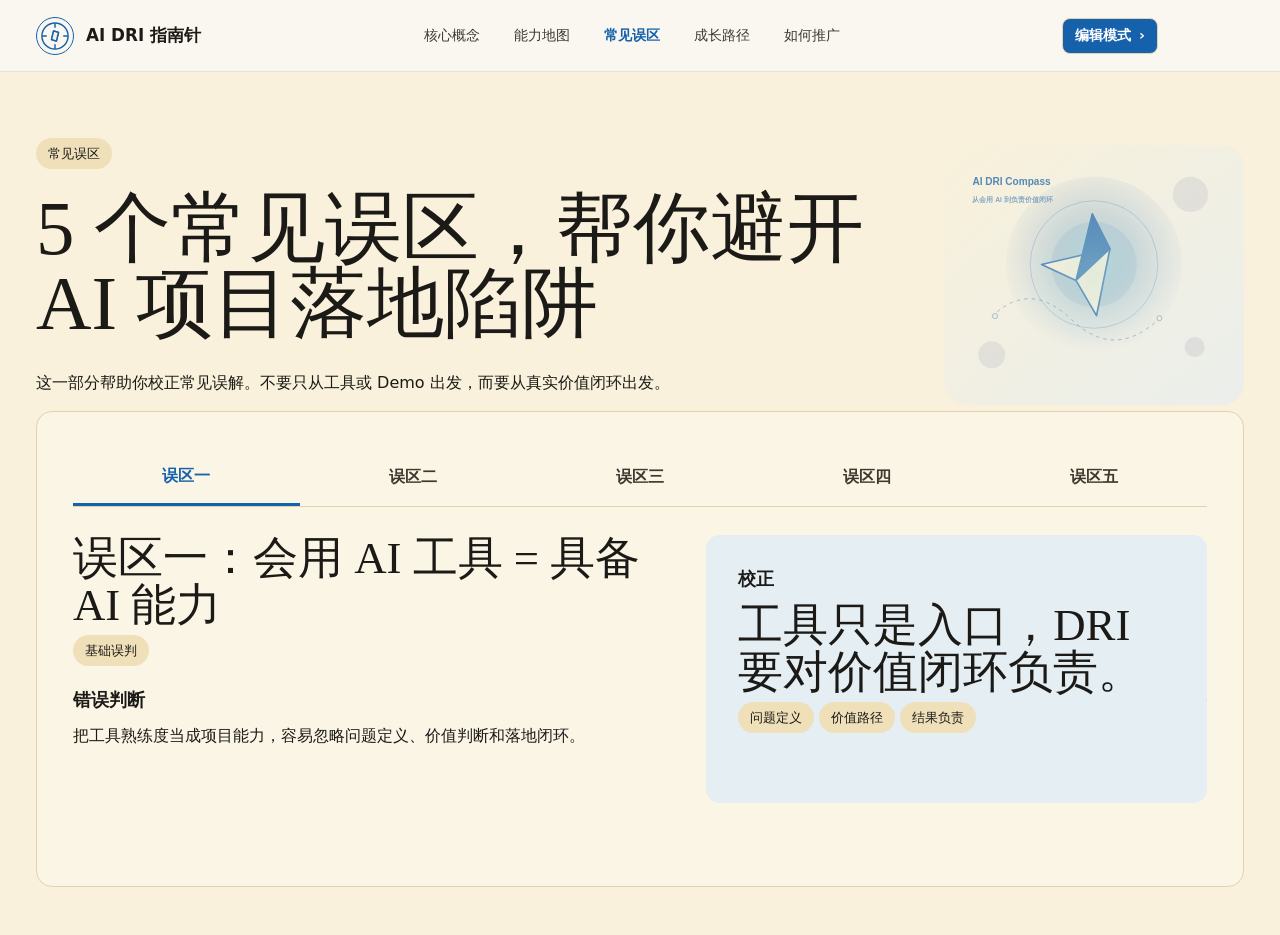
<file: cases.html>
<!doctype html>
<html lang="zh-CN">
  <head>
    <meta charset="utf-8" />
    <meta name="viewport" content="width=device-width, initial-scale=1" />
    <title>常见误区 - AI DRI 指南针</title>
    <link rel="stylesheet" href="styles.css?v=20260610-path-promo-full" />
  </head>
  <body>
    <div class="page-shell editable-scope">
      <header class="site-header">
        <a class="brand" href="index.html" aria-label="AI DRI 指南针首页">
          <span class="brand-mark compass-mark" aria-hidden="true">
            <svg viewBox="0 0 44 44" role="img"><circle cx="22" cy="22" r="18"></circle><path d="M26.8 17.2 23.9 29l-6.7-2.2 2.9-11.8 6.7 2.2Z"></path><path d="M20.1 15 17.2 26.8l6.7 2.2 2.9-11.8-6.7-2.2Z"></path><path d="M22 5v5M22 34v5M5 22h5M34 22h5"></path></svg>
          </span>
          <span>AI DRI 指南针</span>
        </a>
        <nav class="nav" aria-label="主导航">
          <a data-nav-key="guide" href="guide.html">核心概念</a>
          <a data-nav-key="map" href="map.html">能力地图</a>
          <a class="active" data-nav-key="cases" href="cases.html">常见误区</a>
          <a data-nav-key="resources" href="resources.html">成长路径</a>
          <a data-nav-key="about" href="promote.html">如何推广</a>
        </nav>
        <div class="editor-bar" aria-label="编辑工具栏">
          <button class="editor-button editor-primary" type="button" id="toggleEdit">编辑模式 <span aria-hidden="true">›</span></button>
          <button class="editor-button" type="button" id="savePage">一键保存</button>
          <button class="editor-button" type="button" id="exportHtml">导出 HTML</button>
          <span class="save-status" id="saveStatus" aria-live="polite"></span>
        </div>
      </header>

      <main class="subpage-main">
        <section class="case-hero">
          <div>
            <p class="pill">常见误区</p>
            <h1>5 个常见误区，帮你避开 AI 项目落地陷阱</h1>
            <p>这一部分帮助你校正常见误解。不要只从工具或 Demo 出发，而要从真实价值闭环出发。</p>
          </div>
          <div class="orbit-illus" aria-hidden="true"></div>
        </section>

        <section class="prototype-card">
          <div class="case-tabs" role="tablist" aria-label="误区">
            <button class="active" type="button" data-case="0">误区一</button>
            <button type="button" data-case="1">误区二</button>
            <button type="button" data-case="2">误区三</button>
            <button type="button" data-case="3">误区四</button>
            <button type="button" data-case="4">误区五</button>
          </div>
          <div class="case-slider" aria-live="polite">
            <div class="case-slide-track">
              <div class="case-slide">
                <div class="case-detail">
                  <article><h2>误区一：会用 AI 工具 = 具备 AI 能力</h2><p class="pill">基础误判</p><h3>错误判断</h3><p>把工具熟练度当成项目能力，容易忽略问题定义、价值判断和落地闭环。</p></article>
                  <aside class="correction-box"><h3>校正</h3><h2>工具只是入口，DRI 要对价值闭环负责。</h2><p><span class="pill">问题定义</span> <span class="pill">价值路径</span> <span class="pill">结果负责</span></p></aside>
                </div>
              </div>
              <div class="case-slide">
                <div class="case-detail">
                  <article><h2>误区二：Demo 跑通 = 项目可上线</h2><p class="pill">高频误判</p><h3>错误判断</h3><p>很多团队把 Demo 跑通，当成项目已经具备上线条件。但 Demo 只说明“某一刻能工作”。</p></article>
                  <aside class="correction-box"><h3>校正</h3><h2>上线需要 Eval、兜底、风险分层和用户反馈。</h2><p><span class="pill">Eval 评估</span> <span class="pill">兜底策略</span> <span class="pill">风险分层</span> <span class="pill">用户反馈</span></p></aside>
                </div>
              </div>
              <div class="case-slide">
                <div class="case-detail">
                  <article><h2>误区三：AI 项目是算法或研发的事</h2><p class="pill">责任误判</p><h3>错误判断</h3><p>把 AI 项目完全交给技术侧，业务目标、场景约束和验收标准就容易缺位。</p></article>
                  <aside class="correction-box"><h3>校正</h3><h2>业务 DRI 必须定义问题、提供上下文并判断价值。</h2><p><span class="pill">业务上下文</span> <span class="pill">验收标准</span> <span class="pill">协同边界</span></p></aside>
                </div>
              </div>
              <div class="case-slide">
                <div class="case-detail">
                  <article><h2>误区四：AI 越自动化越好</h2><p class="pill">流程误判</p><h3>错误判断</h3><p>过早追求全自动，会把不稳定结果直接推到真实用户和业务流程里。</p></article>
                  <aside class="correction-box"><h3>校正</h3><h2>先做人机协同，再逐步沉淀可自动化的链路。</h2><p><span class="pill">人机分工</span> <span class="pill">检查点</span> <span class="pill">渐进上线</span></p></aside>
                </div>
              </div>
              <div class="case-slide">
                <div class="case-detail">
                  <article><h2>误区五：Prompt 写得好就够了</h2><p class="pill">方法误判</p><h3>错误判断</h3><p>只优化提示词，往往无法解决知识缺口、工具链路、数据质量和评估问题。</p></article>
                  <aside class="correction-box"><h3>校正</h3><h2>效果来自上下文、知识、工具、流程和评估的组合。</h2><p><span class="pill">上下文</span> <span class="pill">知识</span> <span class="pill">工具</span> <span class="pill">评估</span></p></aside>
                </div>
              </div>
            </div>
          </div>
        </section>
      </main>
    </div>
    <script src="script.js?v=20260610-path-promo-full"></script>
  </body>
</html>
</file>
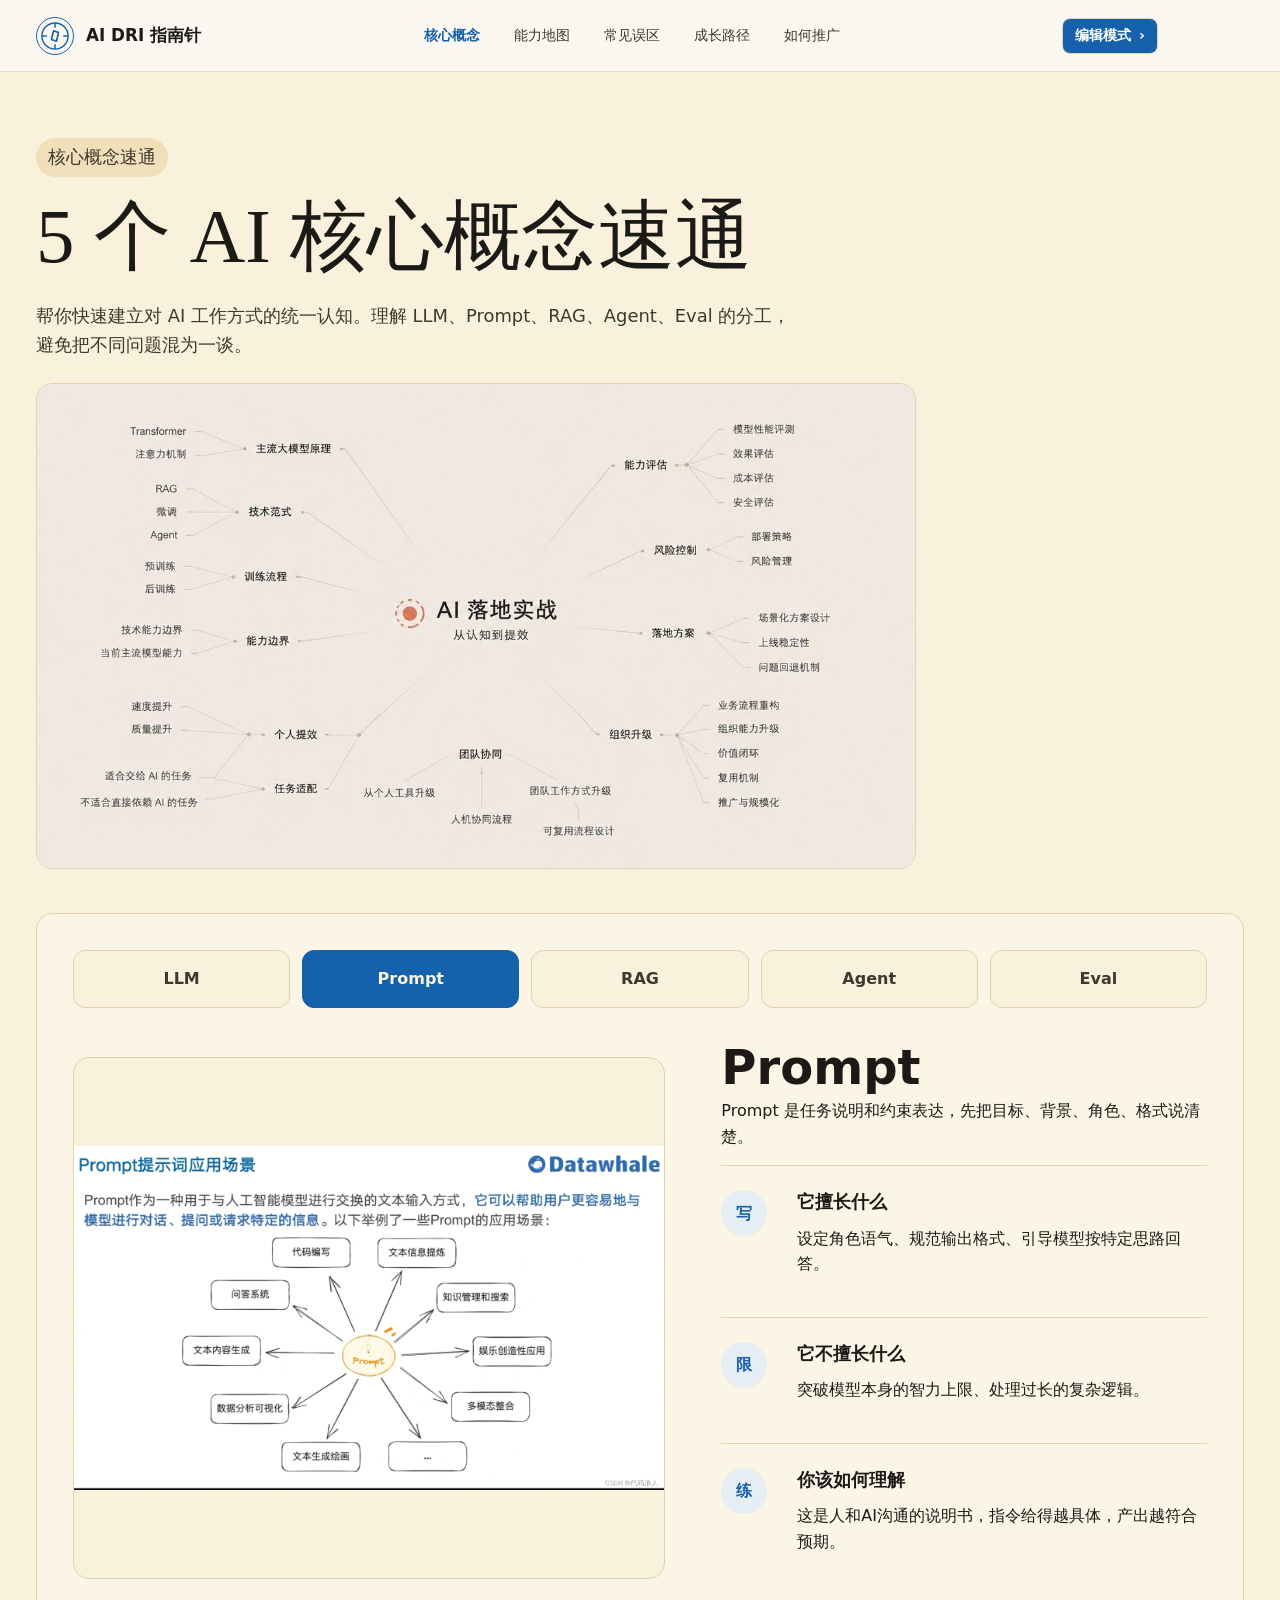
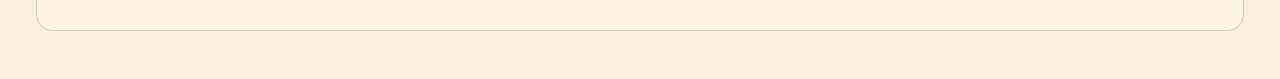
<file: guide.html>
<!doctype html>
<html lang="zh-CN">
  <head>
    <meta charset="utf-8" />
    <meta name="viewport" content="width=device-width, initial-scale=1" />
    <title>核心概念 - AI DRI 指南针</title>
    <link rel="stylesheet" href="styles.css?v=20260610-path-promo-full" />
  </head>
  <body>
    <div class="page-shell editable-scope">
      <header class="site-header">
        <a class="brand" href="index.html" aria-label="AI DRI 指南针首页">
          <span class="brand-mark compass-mark" aria-hidden="true">
            <svg viewBox="0 0 44 44" role="img">
              <circle cx="22" cy="22" r="18"></circle>
              <path d="M26.8 17.2 23.9 29l-6.7-2.2 2.9-11.8 6.7 2.2Z"></path>
              <path d="M20.1 15 17.2 26.8l6.7 2.2 2.9-11.8-6.7-2.2Z"></path>
              <path d="M22 5v5M22 34v5M5 22h5M34 22h5"></path>
            </svg>
          </span>
          <span>AI DRI 指南针</span>
        </a>
        <nav class="nav" aria-label="主导航">
          <a class="active" data-nav-key="guide" href="guide.html">核心概念</a>
          <a data-nav-key="map" href="map.html">能力地图</a>
          <a data-nav-key="cases" href="cases.html">常见误区</a>
          <a data-nav-key="resources" href="resources.html">成长路径</a>
          <a data-nav-key="about" href="promote.html">如何推广</a>
        </nav>
        <div class="editor-bar" aria-label="编辑工具栏">
          <button class="editor-button editor-primary" type="button" id="toggleEdit">编辑模式 <span aria-hidden="true">›</span></button>
          <button class="editor-button" type="button" id="savePage">一键保存</button>
          <button class="editor-button" type="button" id="exportHtml">导出 HTML</button>
          <span class="save-status" id="saveStatus" aria-live="polite"></span>
        </div>
      </header>

      <main class="subpage-main">
        <section class="subpage-hero">
          <p class="pill">核心概念速通</p>
          <h1>5 个 AI 核心概念速通</h1>
          <p>帮你快速建立对 AI 工作方式的统一认知。理解 LLM、Prompt、RAG、Agent、Eval 的分工，避免把不同问题混为一谈。</p>
          <figure class="content-figure">
            <img data-editable-image src="assets/concept-overview-map.jpeg" alt="AI 落地实战知识图谱">
          </figure>
        </section>

        <section class="prototype-card">
          <div class="concept-tabs" role="tablist" aria-label="AI 核心概念">
            <button class="active" type="button" data-concept="llm">LLM</button>
            <button type="button" data-concept="prompt">Prompt</button>
            <button type="button" data-concept="rag">RAG</button>
            <button type="button" data-concept="agent">Agent</button>
            <button type="button" data-concept="eval">Eval</button>
          </div>
          <div class="concept-feature">
            <div class="concept-visual">
              <img id="conceptImage" data-editable-image src="assets/concept-llm.svg" alt="LLM 概念图">
            </div>
            <div class="concept-copy">
              <h2 id="conceptTitle">LLM</h2>
              <p id="conceptIntro">大语言模型，擅长理解、生成、总结、推理，但会犯错，也不天然懂业务。</p>
              <div class="concept-point">
                <span class="concept-icon" id="conceptIconOne">好</span>
                <div><h3 id="conceptPointTitleOne">它擅长什么</h3><p id="conceptPointTextOne">理解文本、生成内容、信息提炼、基础推理。</p></div>
              </div>
              <div class="concept-point">
                <span class="concept-icon" id="conceptIconTwo">限</span>
                <div><h3 id="conceptPointTitleTwo">它不擅长什么</h3><p id="conceptPointTextTwo">天然掌握企业知识、稳定执行复杂流程、自动保证正确。</p></div>
              </div>
              <div class="concept-point">
                <span class="concept-icon" id="conceptIconThree">想</span>
                <div><h3 id="conceptPointTitleThree">你该如何理解</h3><p id="conceptPointTextThree">LLM 是能力底座，不等于完整解决方案。</p></div>
              </div>
            </div>
          </div>
        </section>
      </main>
    </div>
    <script src="script.js?v=20260610-path-promo-full"></script>
  </body>
</html>
</file>
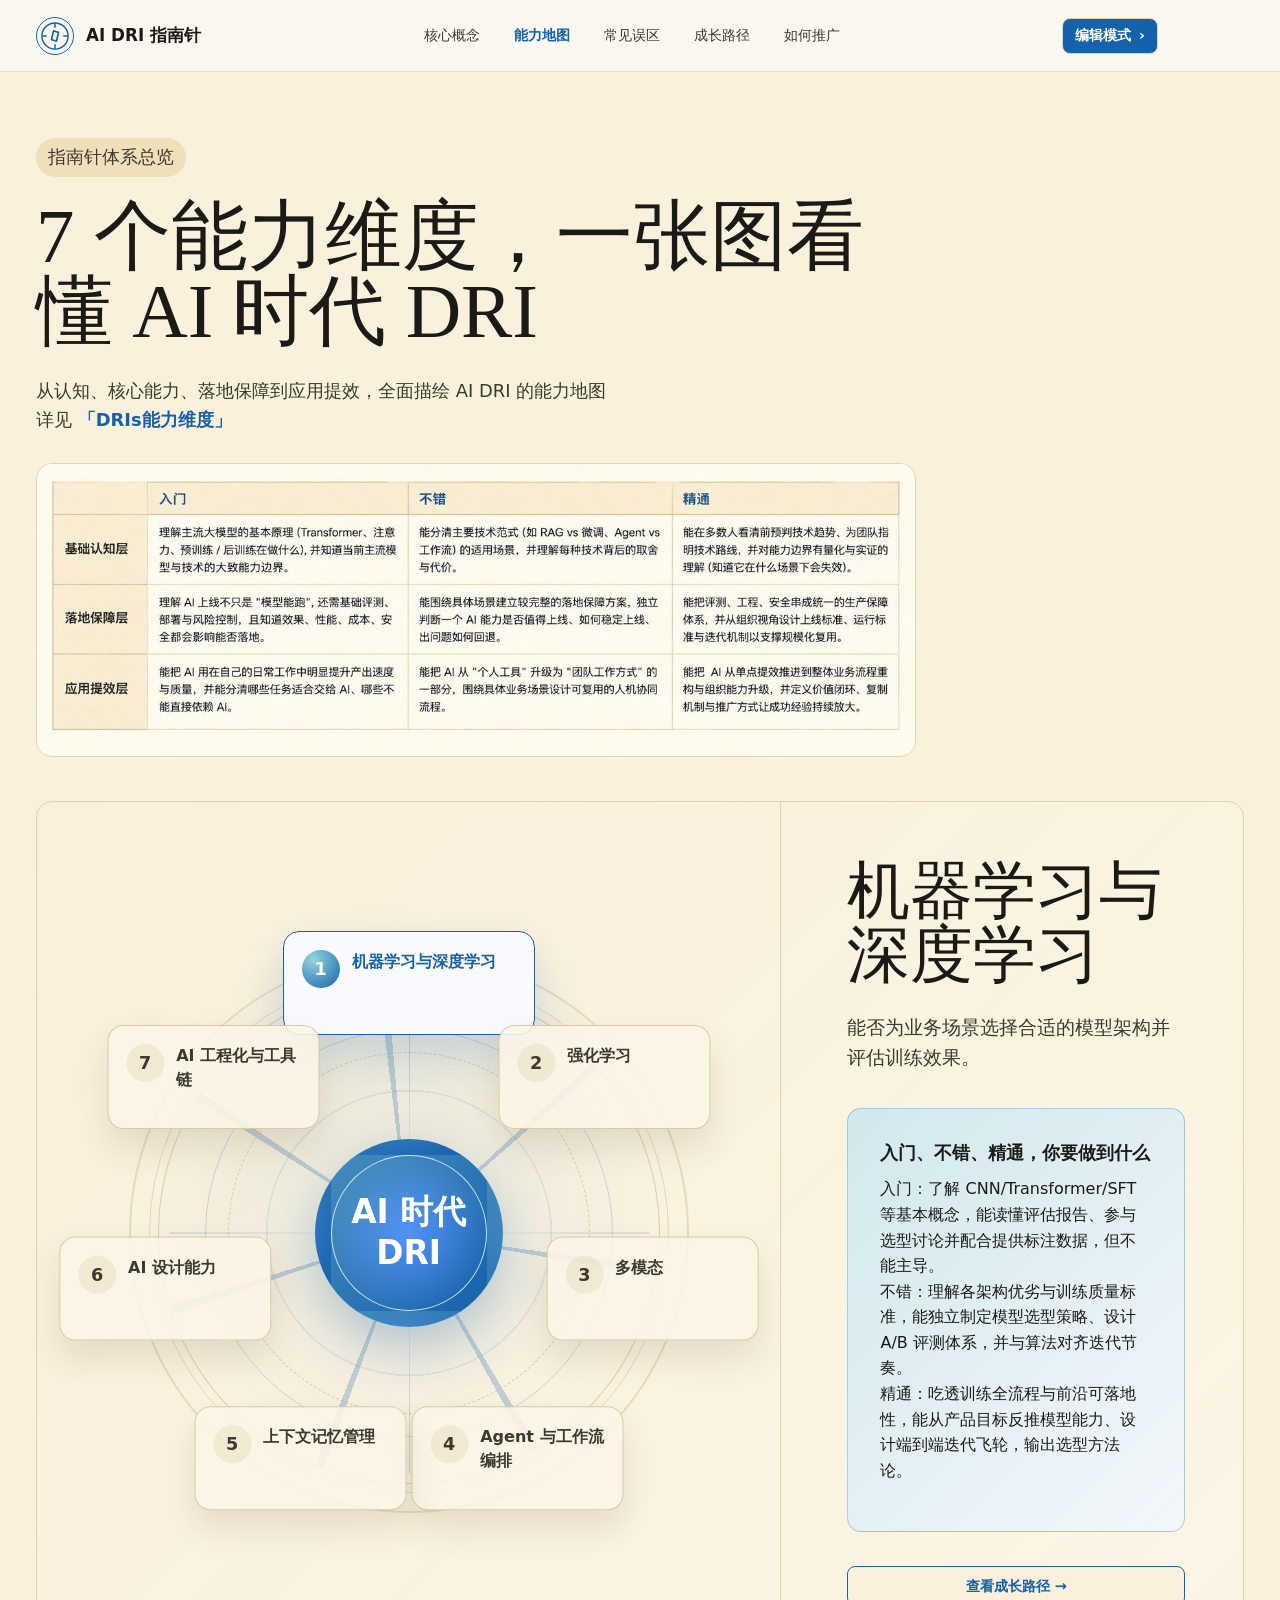
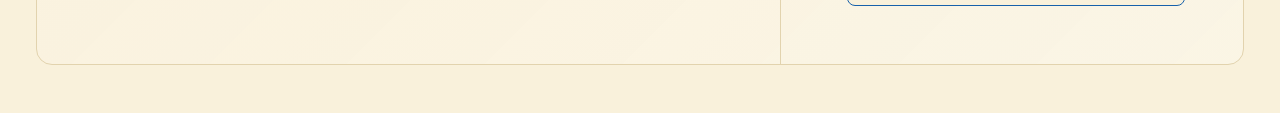
<file: map.html>
<!doctype html>
<html lang="zh-CN">
  <head>
    <meta charset="utf-8" />
    <meta name="viewport" content="width=device-width, initial-scale=1" />
    <title>能力地图 - AI DRI 指南针</title>
    <link rel="stylesheet" href="styles.css?v=20260610-path-promo-full" />
  </head>
  <body>
    <div class="page-shell editable-scope">
      <header class="site-header">
        <a class="brand" href="index.html" aria-label="AI DRI 指南针首页">
          <span class="brand-mark compass-mark" aria-hidden="true">
            <svg viewBox="0 0 44 44" role="img"><circle cx="22" cy="22" r="18"></circle><path d="M26.8 17.2 23.9 29l-6.7-2.2 2.9-11.8 6.7 2.2Z"></path><path d="M20.1 15 17.2 26.8l6.7 2.2 2.9-11.8-6.7-2.2Z"></path><path d="M22 5v5M22 34v5M5 22h5M34 22h5"></path></svg>
          </span>
          <span>AI DRI 指南针</span>
        </a>
        <nav class="nav" aria-label="主导航">
          <a data-nav-key="guide" href="guide.html">核心概念</a>
          <a class="active" data-nav-key="map" href="map.html">能力地图</a>
          <a data-nav-key="cases" href="cases.html">常见误区</a>
          <a data-nav-key="resources" href="resources.html">成长路径</a>
          <a data-nav-key="about" href="promote.html">如何推广</a>
        </nav>
        <div class="editor-bar" aria-label="编辑工具栏">
          <button class="editor-button editor-primary" type="button" id="toggleEdit">编辑模式 <span aria-hidden="true">›</span></button>
          <button class="editor-button" type="button" id="savePage">一键保存</button>
          <button class="editor-button" type="button" id="exportHtml">导出 HTML</button>
          <span class="save-status" id="saveStatus" aria-live="polite"></span>
        </div>
      </header>

      <main class="subpage-main">
        <section class="subpage-hero">
          <p class="pill">指南针体系总览</p>
          <h1>7 个能力维度，一张图看懂 AI 时代 DRI</h1>
          <p>从认知、核心能力、落地保障到应用提效，全面描绘 AI DRI 的能力地图<br>详见 <a class="doc-link" href="https://bytedance.larkoffice.com/wiki/Y3X6w9MpdiqGh6kM3iBcaK7Dntg" target="_blank" rel="noopener">「DRIs能力维度」</a></p>
          <figure class="content-figure wide">
            <img data-editable-image src="assets/map-level-table.jpeg" alt="三个维度入门、不错、精通表格图">
          </figure>
        </section>

        <section class="prototype-card map-rotary-card">
          <div class="map-showcase">
            <div class="radar-map" id="dimensionWheel">
              <div class="radar-ring" aria-hidden="true"></div>
              <div class="radar-axis" aria-hidden="true"></div>
              <div class="radar-center">AI 时代<br />DRI</div>
              <button class="radar-node active" type="button" data-dimension="0"><strong>1</strong><span>机器学习与深度学习</span></button>
              <button class="radar-node" type="button" data-dimension="1"><strong>2</strong><span>强化学习</span></button>
              <button class="radar-node" type="button" data-dimension="2"><strong>3</strong><span>多模态</span></button>
              <button class="radar-node" type="button" data-dimension="3"><strong>4</strong><span>Agent 与工作流编排</span></button>
              <button class="radar-node" type="button" data-dimension="4"><strong>5</strong><span>上下文记忆管理</span></button>
              <button class="radar-node" type="button" data-dimension="5"><strong>6</strong><span>AI 设计能力</span></button>
              <button class="radar-node" type="button" data-dimension="6"><strong>7</strong><span>AI 工程化与工具链</span></button>
            </div>
            <aside class="side-note">
              <h2 id="dimensionTitle">机器学习与深度学习</h2>
              <p id="dimensionIntro">能否为业务场景选择合适的模型架构并评估训练效果。</p>
              <div class="correction-box">
                <h3>入门、不错、精通，你要做到什么</h3>
                <p id="dimensionQuestions">入门：了解 CNN/Transformer/SFT 等基本概念，能读懂评估报告、参与选型讨论并配合提供标注数据，但不能主导。
不错：理解各架构优劣与训练质量标准，能独立制定模型选型策略、设计 A/B 评测体系，并与算法对齐迭代节奏。
精通：吃透训练全流程与前沿可落地性，能从产品目标反推模型能力、设计端到端迭代飞轮，输出选型方法论。</p>
              </div>
              <a class="button secondary" href="resources.html">查看成长路径 →</a>
            </aside>
          </div>
        </section>
      </main>
    </div>
    <script src="script.js?v=20260610-path-promo-full"></script>
  </body>
</html>
</file>
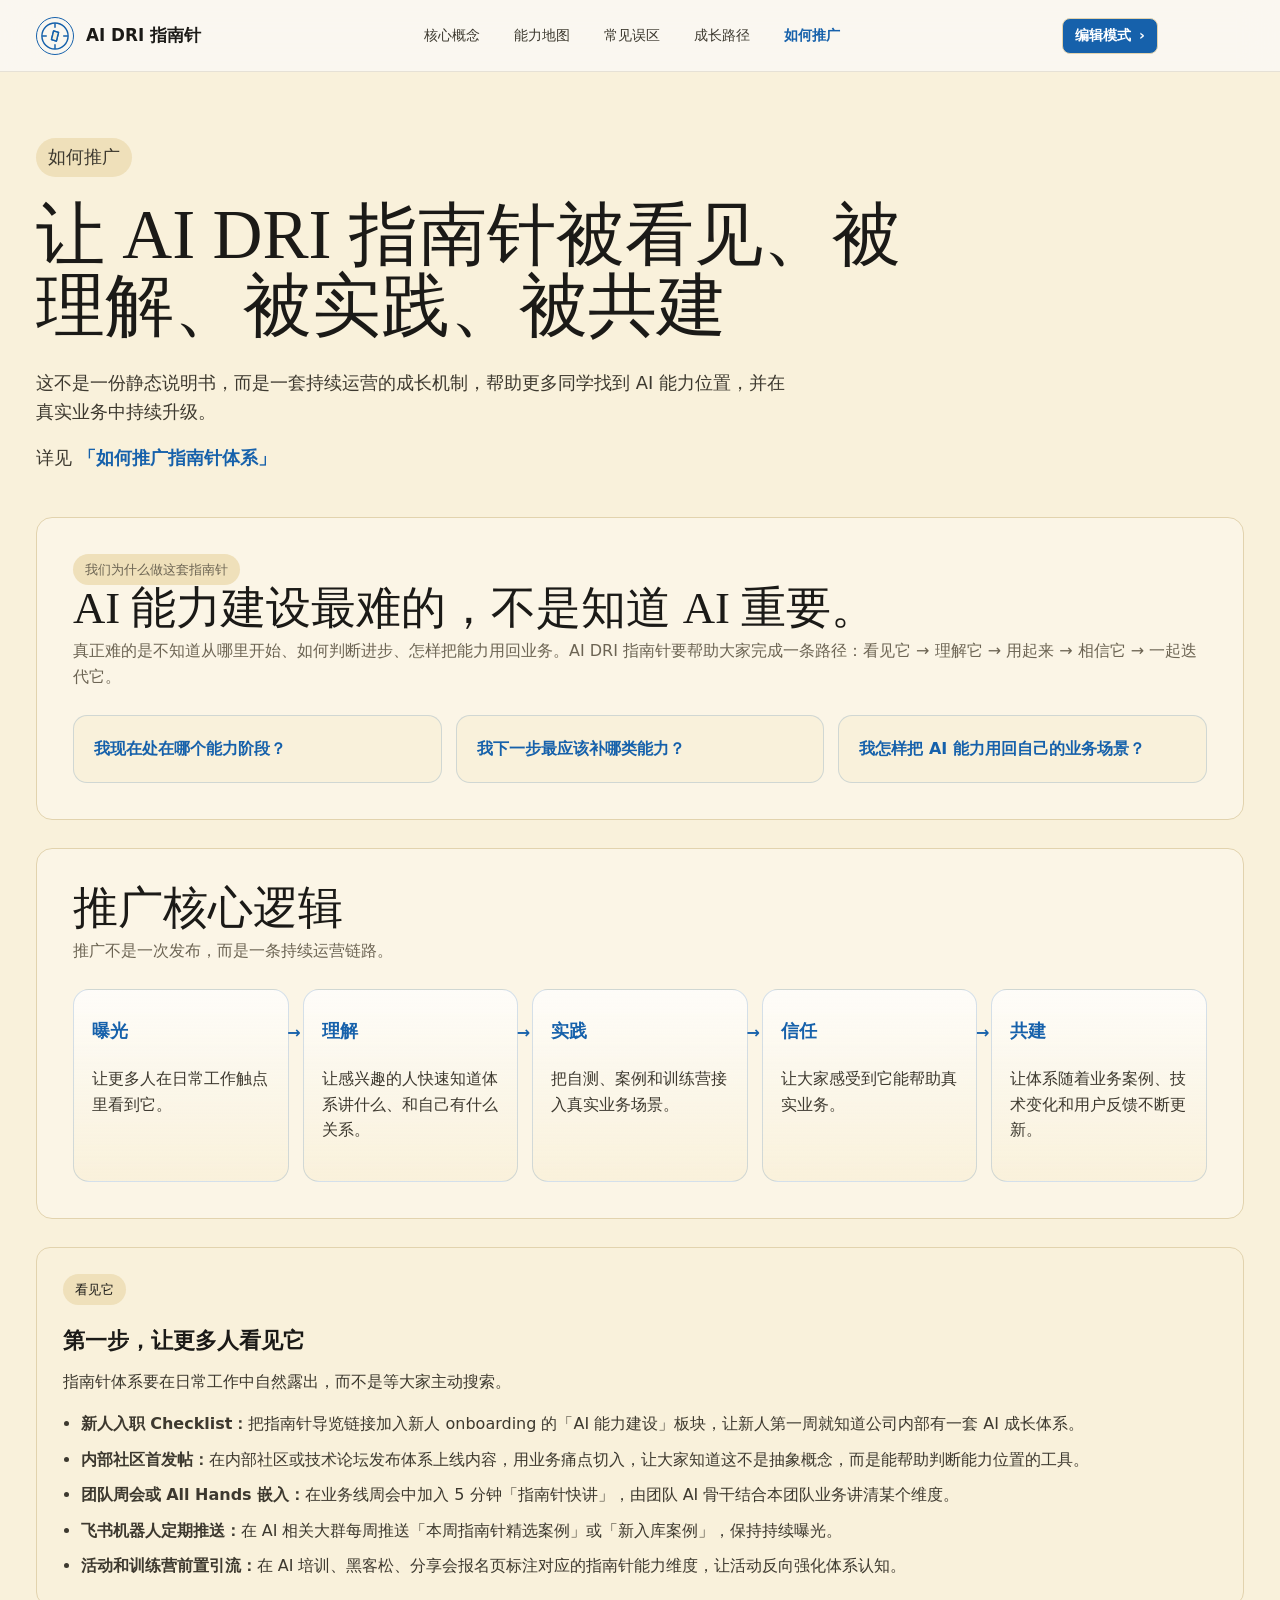
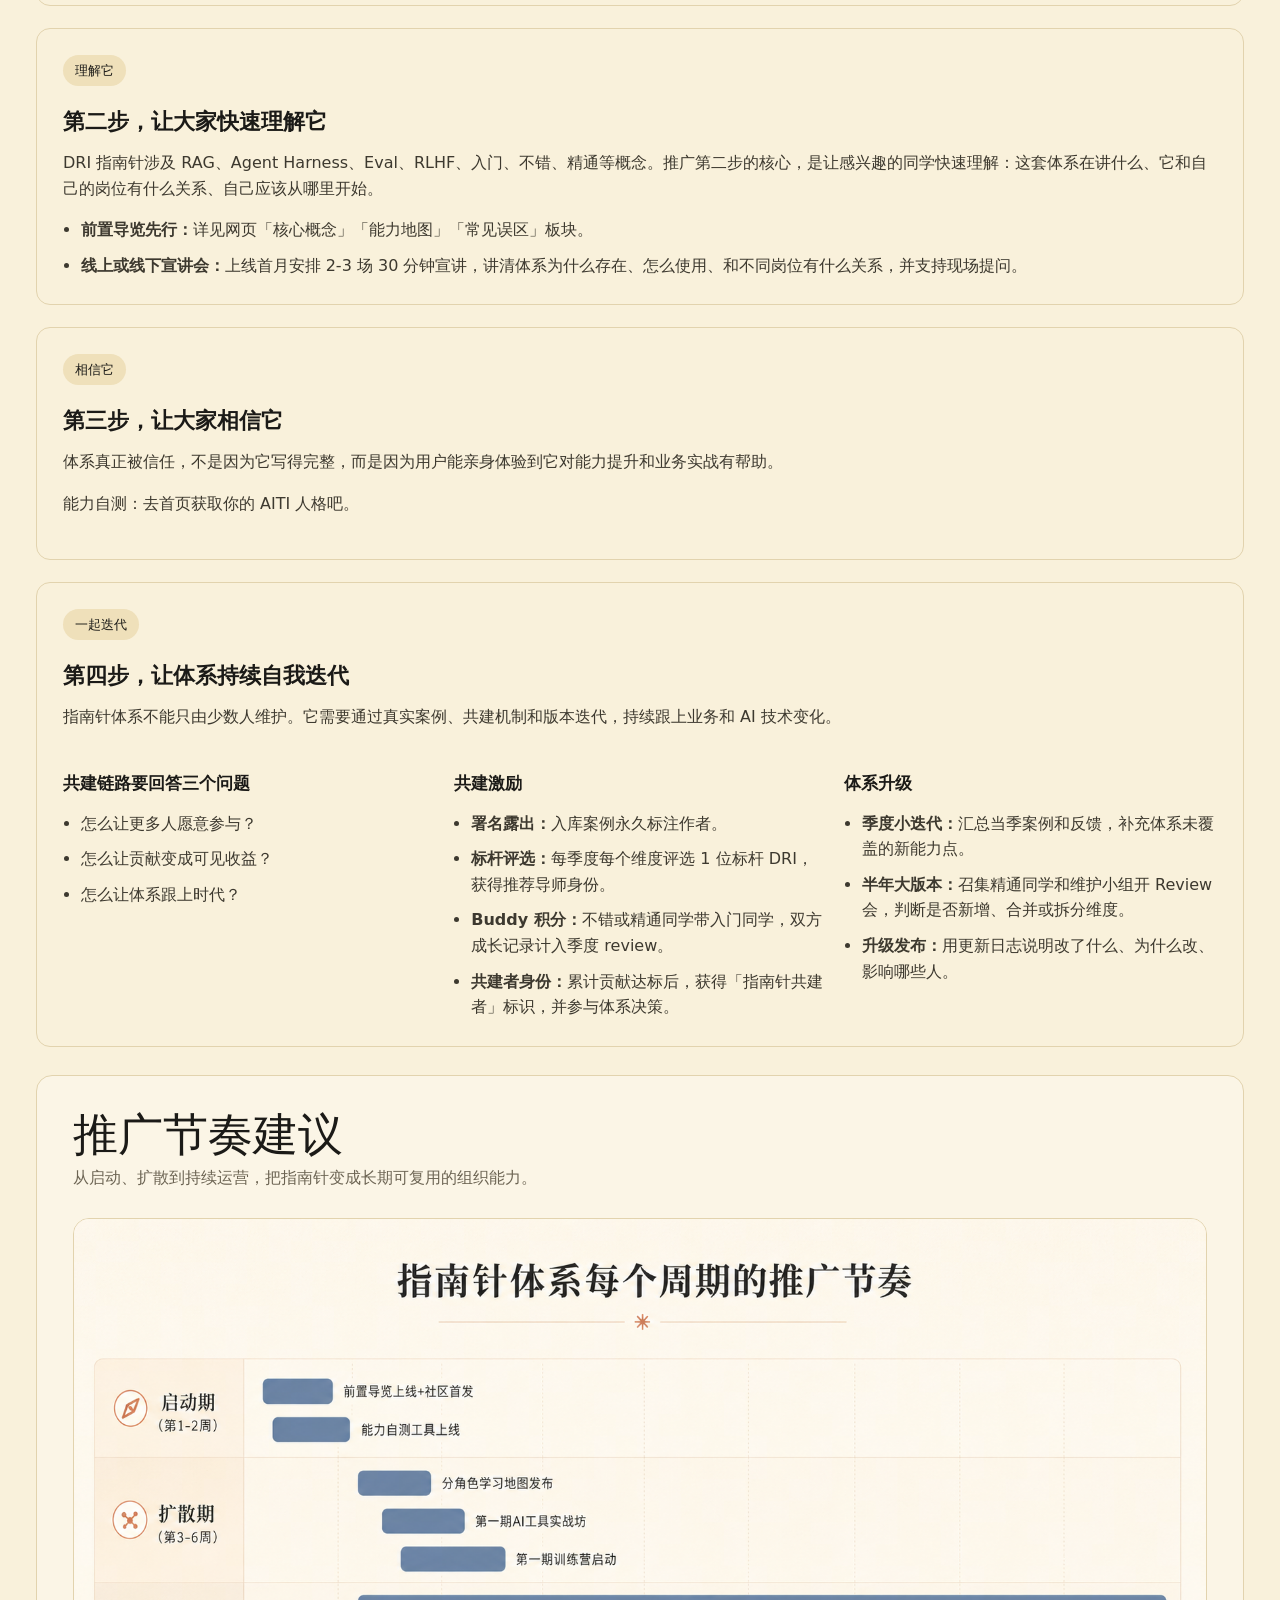
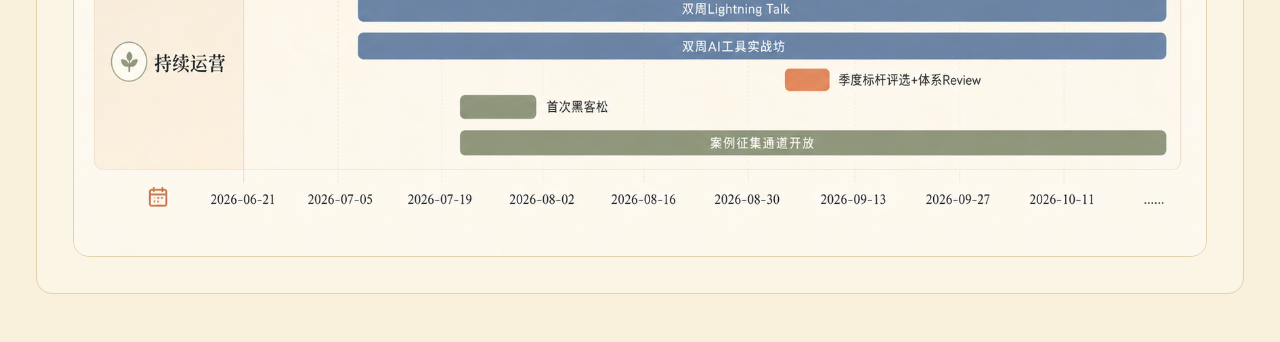
<file: promote.html>
<!doctype html>
<html lang="zh-CN">
  <head>
    <meta charset="utf-8" />
    <meta name="viewport" content="width=device-width, initial-scale=1" />
    <title>如何推广 - AI DRI 指南针</title>
    <link rel="stylesheet" href="styles.css?v=20260610-path-promo-full" />
  </head>
  <body>
    <div class="page-shell editable-scope">
      <header class="site-header">
        <a class="brand" href="index.html" aria-label="AI DRI 指南针首页">
          <span class="brand-mark compass-mark" aria-hidden="true">
            <svg viewBox="0 0 44 44" role="img"><circle cx="22" cy="22" r="18"></circle><path d="M26.8 17.2 23.9 29l-6.7-2.2 2.9-11.8 6.7 2.2Z"></path><path d="M20.1 15 17.2 26.8l6.7 2.2 2.9-11.8-6.7-2.2Z"></path><path d="M22 5v5M22 34v5M5 22h5M34 22h5"></path></svg>
          </span>
          <span>AI DRI 指南针</span>
        </a>
        <nav class="nav" aria-label="主导航">
          <a data-nav-key="guide" href="guide.html">核心概念</a>
          <a data-nav-key="map" href="map.html">能力地图</a>
          <a data-nav-key="cases" href="cases.html">常见误区</a>
          <a data-nav-key="resources" href="resources.html">成长路径</a>
          <a class="active" data-nav-key="about" href="promote.html">如何推广</a>
        </nav>
        <div class="editor-bar" aria-label="编辑工具栏">
          <button class="editor-button editor-primary" type="button" id="toggleEdit">编辑模式 <span aria-hidden="true">›</span></button>
          <button class="editor-button" type="button" id="savePage">一键保存</button>
          <button class="editor-button" type="button" id="exportHtml">导出 HTML</button>
          <span class="save-status" id="saveStatus" aria-live="polite"></span>
        </div>
      </header>

      <main class="subpage-main">
        <section class="subpage-hero promote-hero">
          <p class="pill">如何推广</p>
          <h1>让 AI DRI 指南针被看见、被理解、被实践、被共建</h1>
          <p>这不是一份静态说明书，而是一套持续运营的成长机制，帮助更多同学找到 AI 能力位置，并在真实业务中持续升级。</p>
          <p>详见 <a class="doc-link" href="https://bytedance.larkoffice.com/docx/Y4cjdp8M2oYvrUxOMAacYf7JnJd" target="_blank" rel="noopener">「如何推广指南针体系」</a></p>
        </section>

        <section class="prototype-card promo-flow-card">
          <div class="section-heading compact">
            <p class="pill">我们为什么做这套指南针</p>
            <h2>AI 能力建设最难的，不是知道 AI 重要。</h2>
            <p>真正难的是不知道从哪里开始、如何判断进步、怎样把能力用回业务。AI DRI 指南针要帮助大家完成一条路径：看见它 → 理解它 → 用起来 → 相信它 → 一起迭代它。</p>
          </div>
          <div class="promo-question-grid">
            <article>我现在处在哪个能力阶段？</article>
            <article>我下一步最应该补哪类能力？</article>
            <article>我怎样把 AI 能力用回自己的业务场景？</article>
          </div>
        </section>

        <section class="prototype-card promo-flow-card">
          <div class="section-heading compact">
            <h2>推广核心逻辑</h2>
            <p>推广不是一次发布，而是一条持续运营链路。</p>
          </div>
          <div class="promo-flow" aria-label="推广链路">
            <article><span>曝光</span><p>让更多人在日常工作触点里看到它。</p></article>
            <article><span>理解</span><p>让感兴趣的人快速知道体系讲什么、和自己有什么关系。</p></article>
            <article><span>实践</span><p>把自测、案例和训练营接入真实业务场景。</p></article>
            <article><span>信任</span><p>让大家感受到它能帮助真实业务。</p></article>
            <article><span>共建</span><p>让体系随着业务案例、技术变化和用户反馈不断更新。</p></article>
          </div>
        </section>

        <section class="promo-grid full">
          <article class="info-card">
            <p class="pill">看见它</p>
            <h3>第一步，让更多人看见它</h3>
            <p>指南针体系要在日常工作中自然露出，而不是等大家主动搜索。</p>
            <ul class="promo-list">
              <li><strong>新人入职 Checklist：</strong>把指南针导览链接加入新人 onboarding 的「AI 能力建设」板块，让新人第一周就知道公司内部有一套 AI 成长体系。</li>
              <li><strong>内部社区首发帖：</strong>在内部社区或技术论坛发布体系上线内容，用业务痛点切入，让大家知道这不是抽象概念，而是能帮助判断能力位置的工具。</li>
              <li><strong>团队周会或 All Hands 嵌入：</strong>在业务线周会中加入 5 分钟「指南针快讲」，由团队 AI 骨干结合本团队业务讲清某个维度。</li>
              <li><strong>飞书机器人定期推送：</strong>在 AI 相关大群每周推送「本周指南针精选案例」或「新入库案例」，保持持续曝光。</li>
              <li><strong>活动和训练营前置引流：</strong>在 AI 培训、黑客松、分享会报名页标注对应的指南针能力维度，让活动反向强化体系认知。</li>
            </ul>
          </article>
          <article class="info-card">
            <p class="pill">理解它</p>
            <h3>第二步，让大家快速理解它</h3>
            <p>DRI 指南针涉及 RAG、Agent Harness、Eval、RLHF、入门、不错、精通等概念。推广第二步的核心，是让感兴趣的同学快速理解：这套体系在讲什么、它和自己的岗位有什么关系、自己应该从哪里开始。</p>
            <ul class="promo-list">
              <li><strong>前置导览先行：</strong>详见网页「核心概念」「能力地图」「常见误区」板块。</li>
              <li><strong>线上或线下宣讲会：</strong>上线首月安排 2-3 场 30 分钟宣讲，讲清体系为什么存在、怎么使用、和不同岗位有什么关系，并支持现场提问。</li>
            </ul>
          </article>
          <article class="info-card">
            <p class="pill">相信它</p>
            <h3>第三步，让大家相信它</h3>
            <p>体系真正被信任，不是因为它写得完整，而是因为用户能亲身体验到它对能力提升和业务实战有帮助。</p>
            <p>能力自测：去首页获取你的 AITI 人格吧。</p>
          </article>
          <article class="info-card">
            <p class="pill">一起迭代</p>
            <h3>第四步，让体系持续自我迭代</h3>
            <p>指南针体系不能只由少数人维护。它需要通过真实案例、共建机制和版本迭代，持续跟上业务和 AI 技术变化。</p>
            <div class="promo-subgrid">
              <div>
                <h4>共建链路要回答三个问题</h4>
                <ul class="promo-list">
                  <li>怎么让更多人愿意参与？</li>
                  <li>怎么让贡献变成可见收益？</li>
                  <li>怎么让体系跟上时代？</li>
                </ul>
              </div>
              <div>
                <h4>共建激励</h4>
                <ul class="promo-list">
                  <li><strong>署名露出：</strong>入库案例永久标注作者。</li>
                  <li><strong>标杆评选：</strong>每季度每个维度评选 1 位标杆 DRI，获得推荐导师身份。</li>
                  <li><strong>Buddy 积分：</strong>不错或精通同学带入门同学，双方成长记录计入季度 review。</li>
                  <li><strong>共建者身份：</strong>累计贡献达标后，获得「指南针共建者」标识，并参与体系决策。</li>
                </ul>
              </div>
              <div>
                <h4>体系升级</h4>
                <ul class="promo-list">
                  <li><strong>季度小迭代：</strong>汇总当季案例和反馈，补充体系未覆盖的新能力点。</li>
                  <li><strong>半年大版本：</strong>召集精通同学和维护小组开 Review 会，判断是否新增、合并或拆分维度。</li>
                  <li><strong>升级发布：</strong>用更新日志说明改了什么、为什么改、影响哪些人。</li>
                </ul>
              </div>
            </div>
          </article>
        </section>

        <section class="prototype-card">
          <div class="section-heading compact">
            <h2>推广节奏建议</h2>
            <p>从启动、扩散到持续运营，把指南针变成长期可复用的组织能力。</p>
          </div>
          <figure class="content-figure wide">
            <img data-editable-image src="assets/promotion-rhythm.png" alt="指南针体系每个周期的推广节奏">
          </figure>
        </section>
      </main>
    </div>
    <script src="script.js?v=20260610-path-promo-full"></script>
  </body>
</html>
</file>
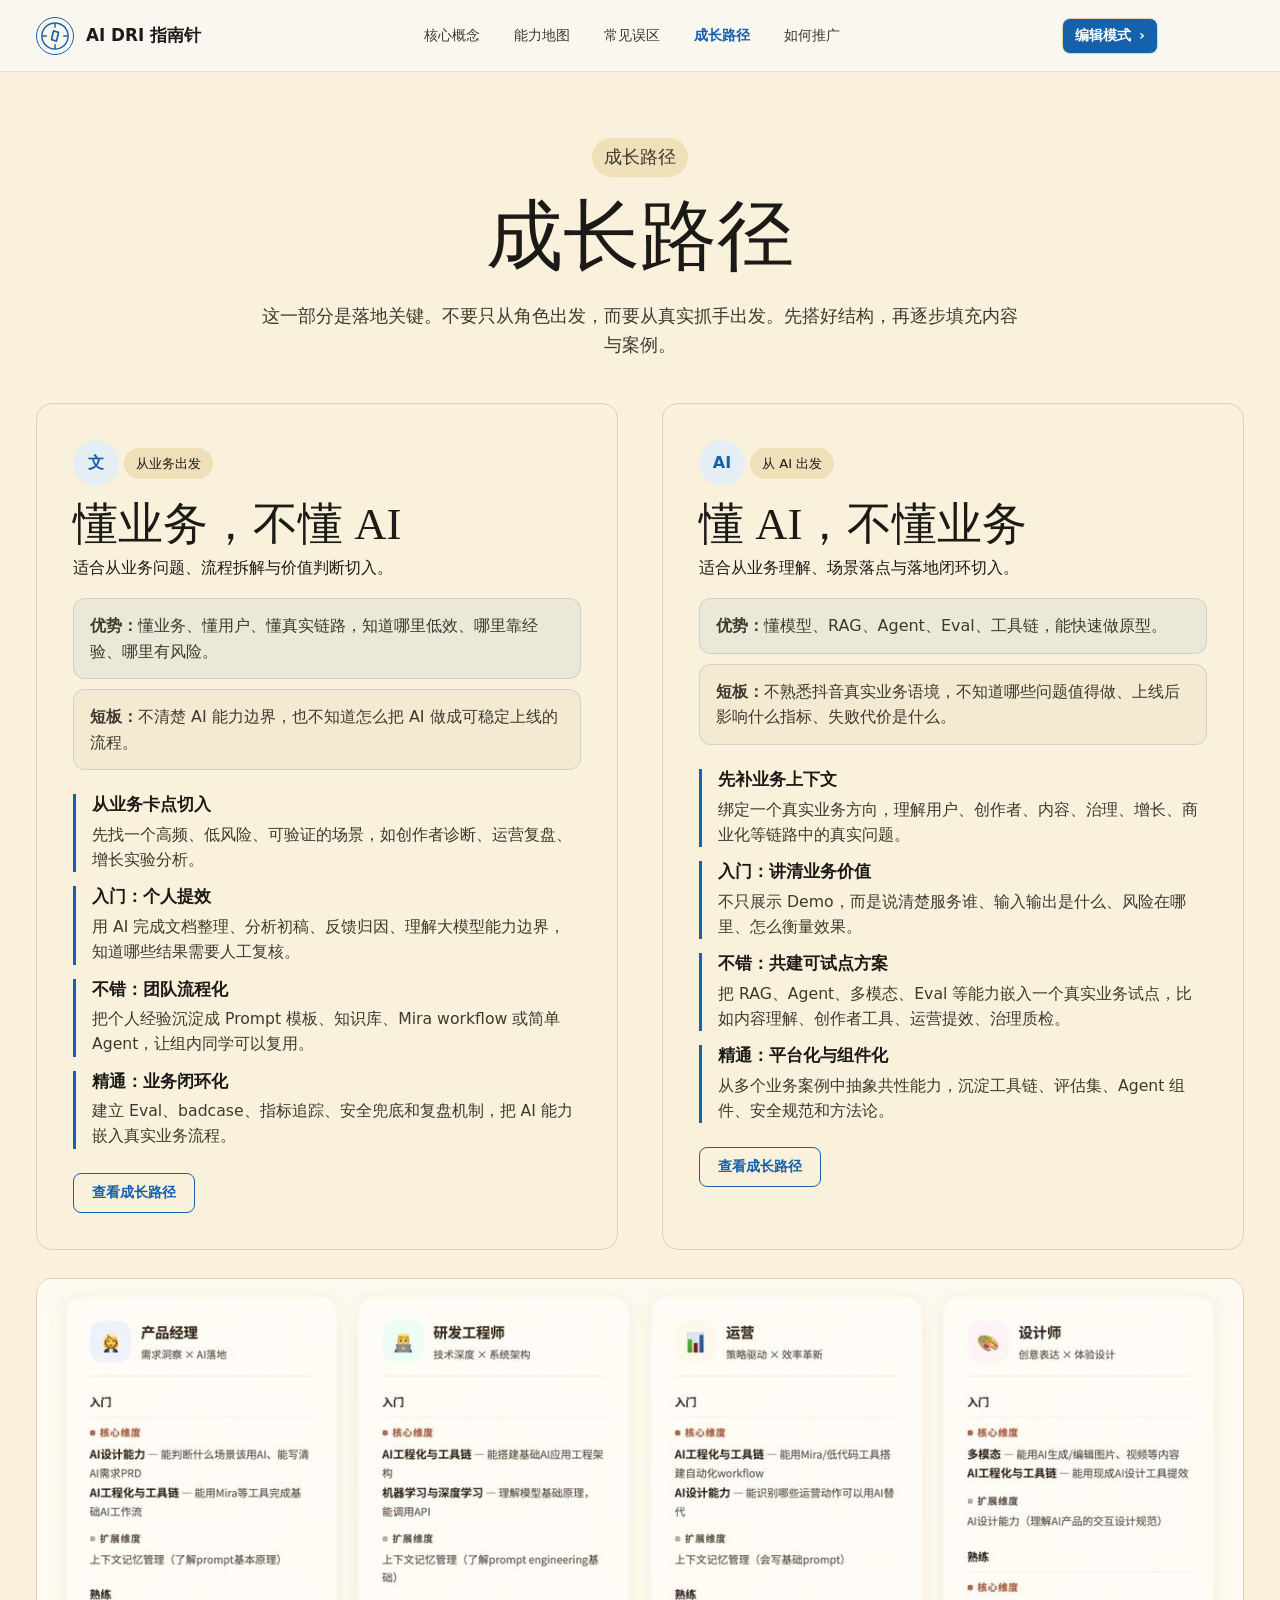
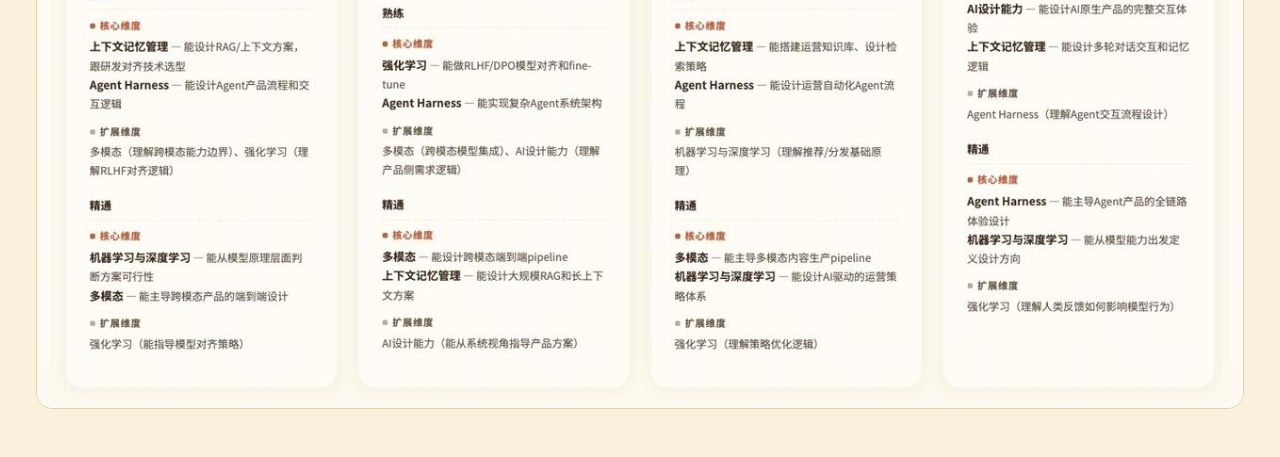
<file: resources.html>
<!doctype html>
<html lang="zh-CN">
  <head>
    <meta charset="utf-8" />
    <meta name="viewport" content="width=device-width, initial-scale=1" />
    <title>成长路径 - AI DRI 指南针</title>
    <link rel="stylesheet" href="styles.css?v=20260610-path-promo-full" />
  </head>
  <body>
    <div class="page-shell editable-scope">
      <header class="site-header">
        <a class="brand" href="index.html" aria-label="AI DRI 指南针首页">
          <span class="brand-mark compass-mark" aria-hidden="true">
            <svg viewBox="0 0 44 44" role="img"><circle cx="22" cy="22" r="18"></circle><path d="M26.8 17.2 23.9 29l-6.7-2.2 2.9-11.8 6.7 2.2Z"></path><path d="M20.1 15 17.2 26.8l6.7 2.2 2.9-11.8-6.7-2.2Z"></path><path d="M22 5v5M22 34v5M5 22h5M34 22h5"></path></svg>
          </span>
          <span>AI DRI 指南针</span>
        </a>
        <nav class="nav" aria-label="主导航">
          <a data-nav-key="guide" href="guide.html">核心概念</a>
          <a data-nav-key="map" href="map.html">能力地图</a>
          <a data-nav-key="cases" href="cases.html">常见误区</a>
          <a class="active" data-nav-key="resources" href="resources.html">成长路径</a>
          <a data-nav-key="about" href="promote.html">如何推广</a>
        </nav>
        <div class="editor-bar" aria-label="编辑工具栏">
          <button class="editor-button editor-primary" type="button" id="toggleEdit">编辑模式 <span aria-hidden="true">›</span></button>
          <button class="editor-button" type="button" id="savePage">一键保存</button>
          <button class="editor-button" type="button" id="exportHtml">导出 HTML</button>
          <span class="save-status" id="saveStatus" aria-live="polite"></span>
        </div>
      </header>

      <main class="subpage-main">
        <section class="subpage-hero center">
          <p class="pill">成长路径</p>
          <h1>成长路径</h1>
          <p>这一部分是落地关键。不要只从角色出发，而要从真实抓手出发。先搭好结构，再逐步填充内容与案例。</p>
        </section>

        <section class="path-columns">
          <article class="path-card">
            <span class="mini-icon">文</span>
            <p class="pill">从业务出发</p>
            <h2>懂业务，不懂 AI</h2>
            <p>适合从业务问题、流程拆解与价值判断切入。</p>
            <div class="path-note"><strong>优势：</strong>懂业务、懂用户、懂真实链路，知道哪里低效、哪里靠经验、哪里有风险。</div>
            <div class="path-note muted"><strong>短板：</strong>不清楚 AI 能力边界，也不知道怎么把 AI 做成可稳定上线的流程。</div>
            <div class="path-roadmap">
              <section>
                <h3>从业务卡点切入</h3>
                <p>先找一个高频、低风险、可验证的场景，如创作者诊断、运营复盘、增长实验分析。</p>
              </section>
              <section>
                <h3>入门：个人提效</h3>
                <p>用 AI 完成文档整理、分析初稿、反馈归因、理解大模型能力边界，知道哪些结果需要人工复核。</p>
              </section>
              <section>
                <h3>不错：团队流程化</h3>
                <p>把个人经验沉淀成 Prompt 模板、知识库、Mira workflow 或简单 Agent，让组内同学可以复用。</p>
              </section>
              <section>
                <h3>精通：业务闭环化</h3>
                <p>建立 Eval、badcase、指标追踪、安全兜底和复盘机制，把 AI 能力嵌入真实业务流程。</p>
              </section>
            </div>
            <a class="button secondary" href="map.html">查看成长路径</a>
          </article>
          <article class="path-card">
            <span class="mini-icon">AI</span>
            <p class="pill">从 AI 出发</p>
            <h2>懂 AI，不懂业务</h2>
            <p>适合从业务理解、场景落点与落地闭环切入。</p>
            <div class="path-note"><strong>优势：</strong>懂模型、RAG、Agent、Eval、工具链，能快速做原型。</div>
            <div class="path-note muted"><strong>短板：</strong>不熟悉抖音真实业务语境，不知道哪些问题值得做、上线后影响什么指标、失败代价是什么。</div>
            <div class="path-roadmap">
              <section>
                <h3>先补业务上下文</h3>
                <p>绑定一个真实业务方向，理解用户、创作者、内容、治理、增长、商业化等链路中的真实问题。</p>
              </section>
              <section>
                <h3>入门：讲清业务价值</h3>
                <p>不只展示 Demo，而是说清楚服务谁、输入输出是什么、风险在哪里、怎么衡量效果。</p>
              </section>
              <section>
                <h3>不错：共建可试点方案</h3>
                <p>把 RAG、Agent、多模态、Eval 等能力嵌入一个真实业务试点，比如内容理解、创作者工具、运营提效、治理质检。</p>
              </section>
              <section>
                <h3>精通：平台化与组件化</h3>
                <p>从多个业务案例中抽象共性能力，沉淀工具链、评估集、Agent 组件、安全规范和方法论。</p>
              </section>
            </div>
            <a class="button secondary" href="map.html">查看成长路径</a>
          </article>
        </section>

        <figure class="content-figure wide">
          <img data-editable-image src="assets/path-role-matrix.jpeg" alt="成长路径角色能力建议图">
        </figure>

      </main>
    </div>
    <script src="script.js?v=20260610-path-promo-full"></script>
  </body>
</html>
</file>
<file: styles.css>
:root {
  color-scheme: light;
  --byte-blue: #165dff;
  --primary: #1661ab;
  --primary-active: #0e4f91;
  --primary-2: #93d5dc;
  --primary-soft: #e5eef2;
  --secondary: #a7a8bd;
  --canvas: #f9f1db;
  --surface: #f2e5c6;
  --surface-soft: #fbf5e6;
  --surface-card: #efe0ba;
  --surface-dark: #132d45;
  --surface-dark-elevated: #193954;
  --ink: #1b1a17;
  --body: #3d392f;
  --muted: #6c6453;
  --muted-soft: #918876;
  --line: #e2d3ae;
  --line-strong: #cdbb8e;
  --on-dark: #f9f1db;
  --on-dark-soft: #c9dbe5;
}

* {
  box-sizing: border-box;
}

html {
  scroll-behavior: smooth;
  scroll-padding-top: 92px;
}

body {
  margin: 0;
  background: var(--canvas);
  color: var(--ink);
  font-family:
    Inter, ui-sans-serif, system-ui, -apple-system, BlinkMacSystemFont, "Segoe UI",
    "PingFang SC", "Microsoft YaHei", sans-serif;
  line-height: 1.6;
}

button,
input,
textarea {
  font: inherit;
}

a {
  color: inherit;
  text-decoration: none;
}

h1,
h2,
h3,
p {
  margin-top: 0;
}

.page-shell {
  max-width: 1280px;
  margin: 0 auto;
}

.site-header {
  position: sticky;
  top: 0;
  z-index: 20;
  display: grid;
  grid-template-columns: auto minmax(0, 1fr) auto;
  align-items: center;
  gap: 28px;
  min-height: 72px;
  border-bottom: 1px solid rgba(227, 221, 210, 0.88);
  padding: 0 36px;
  background: rgba(250, 248, 242, 0.92);
  backdrop-filter: blur(18px);
}

.brand {
  display: inline-flex;
  align-items: center;
  gap: 12px;
  width: max-content;
  color: var(--ink);
  font-size: 1.05rem;
  font-weight: 650;
}

.brand-mark {
  display: inline-flex;
  align-items: center;
  justify-content: center;
  width: 38px;
  height: 38px;
  border: 1px solid var(--primary);
  border-radius: 50%;
  color: var(--primary);
}

.compass-mark svg {
  width: 32px;
  height: 32px;
  fill: none;
  stroke: currentColor;
  stroke-linecap: round;
  stroke-linejoin: round;
  stroke-width: 2;
}

.compass-mark svg path:nth-of-type(1) {
  fill: var(--primary);
  stroke: var(--primary);
}

.compass-mark svg path:nth-of-type(2) {
  fill: var(--canvas);
  stroke: var(--primary);
}

.nav {
  display: flex;
  align-items: center;
  justify-content: center;
  gap: 30px;
  color: var(--body);
  font-size: 0.9rem;
  font-weight: 520;
  white-space: nowrap;
}

.nav a {
  border-radius: 8px;
  padding: 8px 2px;
}

.nav a:hover,
.nav a:focus-visible {
  color: var(--primary);
  outline: none;
}

.nav a.active {
  color: var(--primary);
  font-weight: 700;
}

.editor-bar {
  position: static;
  z-index: 22;
  display: flex;
  align-items: center;
  justify-content: flex-end;
  gap: 6px;
  min-width: 150px;
  white-space: nowrap;
}

.editor-button,
.button {
  display: inline-flex;
  align-items: center;
  justify-content: center;
  gap: 8px;
  min-height: 40px;
  border: 1px solid transparent;
  border-radius: 8px;
  padding: 0 18px;
  cursor: pointer;
  font-size: 0.9rem;
  font-weight: 620;
  transition:
    transform 160ms ease,
    box-shadow 160ms ease,
    background 160ms ease;
}

.editor-button {
  display: none;
  min-height: 36px;
  padding: 0 12px;
  border-color: var(--line);
  background: var(--canvas);
  color: var(--primary);
}

.editor-button:first-child,
body.editing .editor-button {
  display: inline-flex;
}

.editor-primary,
body.editing #toggleEdit {
  background: var(--primary);
  color: #fff;
}

body.editing #toggleEdit {
  min-width: 86px;
}

.save-status {
  min-width: 80px;
  color: var(--primary);
  font-size: 0.85rem;
  font-weight: 700;
}

.button:hover,
.editor-button:hover {
  transform: none;
}

.button.primary {
  background: var(--primary);
  color: #fff;
}

.button.secondary {
  border-color: var(--primary);
  background: var(--canvas);
  color: var(--primary);
}

.hero {
  display: grid;
  grid-template-columns: minmax(0, 0.9fr) minmax(520px, 1fr);
  gap: 56px;
  align-items: center;
  padding: 94px 36px 54px;
}

.hero-copy {
  max-width: 610px;
}

.pill {
  display: inline-flex;
  margin-bottom: 22px;
  border-radius: 999px;
  padding: 5px 12px;
  background: var(--surface-card);
  color: var(--ink);
  font-size: 0.82rem;
  font-weight: 540;
}

h1 {
  margin-bottom: 28px;
  color: var(--ink);
  font-family: "Cormorant Garamond", "EB Garamond", Georgia, "Times New Roman", serif;
  font-size: clamp(4rem, 6vw, 6.2rem);
  font-weight: 500;
  line-height: 0.98;
  letter-spacing: 0;
}

h2 {
  margin-bottom: 6px;
  color: var(--ink);
  font-family: "Cormorant Garamond", "EB Garamond", Georgia, "Times New Roman", serif;
  font-size: clamp(2.45rem, 3.5vw, 3.7rem);
  font-weight: 500;
  line-height: 1.05;
  letter-spacing: 0;
}

h3 {
  margin-bottom: 12px;
  color: var(--ink);
  font-size: 1.12rem;
  line-height: 1.3;
  letter-spacing: 0;
}

.hero-text {
  margin-bottom: 24px;
  color: var(--body);
  font-size: 1.08rem;
  font-weight: 400;
}

.hero-actions {
  display: flex;
  flex-wrap: wrap;
  gap: 22px;
  margin-top: 42px;
}

.hero-actions .button {
  min-width: 180px;
}

.scroll-hint {
  display: inline-flex;
  align-items: center;
  gap: 12px;
  margin-top: 62px;
  color: var(--muted);
  font-weight: 520;
}

.scroll-hint span {
  color: var(--primary);
  font-size: 1.6rem;
}

.hero-media {
  border: 1px solid #2f2d29;
  border-radius: 16px;
  padding: 18px 18px 14px;
  background: var(--surface-dark);
}

.single-media {
  border: 0;
  padding: 0;
  background: transparent;
}

.hero-visual-card {
  position: relative;
  min-height: 520px;
  overflow: hidden;
  border: 0;
  border-radius: 14px;
  background: transparent;
}

.hero-visual-card img {
  display: block;
  width: 100%;
  height: 520px;
  object-fit: cover;
  object-position: center;
}

.large-play {
  left: 50%;
  bottom: auto;
  top: 50%;
  width: 68px;
  height: 68px;
  transform: translate(-50%, -50%);
  font-size: 1.25rem;
}

.large-progress {
  position: absolute;
  left: 28px;
  right: 28px;
  bottom: 24px;
  display: grid;
  grid-template-columns: minmax(0, 1fr) auto;
  align-items: center;
  gap: 16px;
  color: var(--on-dark-soft);
}

.large-progress span {
  display: block;
  height: 5px;
  border-radius: 999px;
  background:
    linear-gradient(90deg, var(--primary-2) 0 42%, rgba(249, 241, 219, 0.22) 42% 100%);
}

.large-progress small {
  font-size: 0.8rem;
}

.media-grid {
  display: grid;
  grid-template-columns: repeat(2, minmax(0, 1fr));
  gap: 18px;
}

.media-card {
  position: relative;
  min-height: 196px;
  overflow: hidden;
  border-radius: 12px;
  border: 1px solid #37342f;
  background: var(--surface-dark-elevated);
}

.media-card h3 {
  position: absolute;
  z-index: 2;
  top: 14px;
  left: 16px;
  margin: 0;
  font-size: 0.98rem;
  color: var(--on-dark);
  font-weight: 620;
}

.media-card img {
  width: 100%;
  height: 100%;
  min-height: 196px;
  object-fit: cover;
  display: block;
}

.play {
  position: absolute;
  left: 16px;
  bottom: 18px;
  z-index: 2;
  width: 34px;
  height: 34px;
  border: 0;
  border-radius: 50%;
  background: #fff;
  color: var(--primary);
  cursor: pointer;
  box-shadow: 0 8px 20px rgba(22, 93, 255, 0.18);
}

.progress {
  position: absolute;
  left: 58px;
  right: 20px;
  bottom: 30px;
  height: 3px;
  border-radius: 999px;
  background: rgba(255, 255, 255, 0.78);
}

.progress span {
  display: block;
  width: 42%;
  height: 100%;
  border-radius: inherit;
  background: var(--primary-2);
}

.media-caption {
  margin: 18px 0 0;
  text-align: center;
  color: var(--on-dark-soft);
  font-size: 0.98rem;
  font-weight: 620;
}

.subpage-main {
  padding: 66px 36px 48px;
}

.subpage-hero {
  max-width: 880px;
  margin-bottom: 44px;
}

.subpage-hero.center {
  margin-right: auto;
  margin-left: auto;
  text-align: center;
}

.subpage-hero h1 {
  max-width: 980px;
}

.subpage-hero p {
  max-width: 760px;
  color: var(--body);
  font-size: 1.12rem;
}

.subpage-hero.center p {
  margin-right: auto;
  margin-left: auto;
}

.content-figure {
  margin: 24px 0 0;
  overflow: hidden;
  border: 1px solid var(--line);
  border-radius: 16px;
  background: var(--canvas);
}

.content-figure.wide {
  margin-top: 28px;
}

.content-figure img {
  display: block;
  width: 100%;
  height: auto;
}

.doc-link {
  color: var(--primary);
  font-weight: 750;
  text-decoration: none;
}

.doc-link:hover {
  text-decoration: underline;
  text-underline-offset: 4px;
}

.prototype-card {
  border: 1px solid var(--line);
  border-radius: 16px;
  padding: 36px;
  background: var(--surface-soft);
}

.concept-tabs {
  display: grid;
  grid-template-columns: repeat(5, 1fr);
  gap: 12px;
  margin-bottom: 34px;
}

.concept-tabs button {
  min-height: 58px;
  border: 1px solid var(--line);
  border-radius: 12px;
  background: var(--canvas);
  color: var(--body);
  cursor: pointer;
  font-weight: 650;
}

.concept-tabs button.active {
  border-color: var(--primary);
  background: var(--primary);
  color: var(--on-dark);
}

.concept-feature {
  display: grid;
  grid-template-columns: minmax(0, 1fr) minmax(320px, 0.82fr);
  gap: 56px;
  align-items: center;
}

.video-placeholder,
.concept-visual {
  position: relative;
  min-height: 520px;
  overflow: hidden;
  border: 1px solid var(--line);
  border-radius: 16px;
  background:
    linear-gradient(135deg, rgba(147, 213, 220, 0.16), rgba(22, 97, 171, 0.08)),
    var(--canvas);
}

.concept-visual {
  display: grid;
  place-items: center;
  padding: 0;
  background: var(--canvas);
}

.concept-visual img {
  display: block;
  width: 100%;
  height: 520px;
  object-fit: contain;
}

.video-placeholder::before {
  content: "";
  position: absolute;
  inset: auto 0 58px;
  height: 220px;
  background:
    linear-gradient(135deg, transparent 0 25%, rgba(22, 97, 171, 0.08) 25% 55%, transparent 55%),
    linear-gradient(45deg, transparent 0 35%, rgba(147, 213, 220, 0.18) 35% 65%, transparent 65%);
}

.video-play {
  position: absolute;
  inset: 50% auto auto 50%;
  width: 64px;
  height: 64px;
  border: 0;
  border-radius: 50%;
  background: var(--canvas);
  color: var(--primary);
  transform: translate(-50%, -50%);
}

.video-bar {
  position: absolute;
  right: 24px;
  bottom: 24px;
  left: 24px;
  display: grid;
  grid-template-columns: auto minmax(0, 1fr) auto;
  align-items: center;
  gap: 14px;
  color: var(--muted);
}

.video-bar span {
  height: 5px;
  border-radius: 999px;
  background:
    linear-gradient(90deg, var(--primary) 0 44%, var(--line) 44% 100%);
}

.concept-copy h2 {
  font-family: Inter, ui-sans-serif, system-ui, sans-serif;
  font-size: 3rem;
  font-weight: 800;
}

.concept-point {
  display: grid;
  grid-template-columns: 58px minmax(0, 1fr);
  gap: 18px;
  padding: 24px 0;
  border-top: 1px solid var(--line);
}

.concept-icon,
.mini-icon {
  display: inline-grid;
  place-items: center;
  width: 46px;
  height: 46px;
  border-radius: 50%;
  background: var(--primary-soft);
  color: var(--primary);
  font-weight: 800;
}

.plain-list {
  display: grid;
  gap: 0;
  margin: 0;
  padding: 0;
  list-style: none;
}

.plain-list li {
  display: grid;
  grid-template-columns: 46px minmax(0, 1fr);
  gap: 16px;
  align-items: center;
  padding: 18px 0;
  border-bottom: 1px dashed var(--line);
}

.card-grid {
  display: grid;
  grid-template-columns: repeat(5, minmax(0, 1fr));
  gap: 20px;
}

.card-grid.four {
  grid-template-columns: repeat(4, minmax(0, 1fr));
}

.card-grid.three {
  grid-template-columns: repeat(3, minmax(0, 1fr));
}

.info-card {
  border: 1px solid var(--line);
  border-radius: 14px;
  padding: 26px;
  background: var(--canvas);
}

.info-card.active {
  border-color: var(--primary);
  background: var(--primary-soft);
}

.info-card h3 {
  font-size: 1.22rem;
}

.map-rotary-card {
  overflow: hidden;
  padding: 0;
  background:
    radial-gradient(circle at 30% 45%, rgba(22, 97, 171, 0.08), transparent 28%),
    linear-gradient(135deg, rgba(249, 241, 219, 0.96), rgba(251, 245, 230, 0.9));
}

.map-showcase {
  display: grid;
  grid-template-columns: minmax(620px, 1fr) minmax(360px, 0.62fr);
  min-height: 640px;
}

.radar-map {
  --wheel-rotation: 0deg;
  position: relative;
  min-height: 640px;
  display: grid;
  place-items: center;
  border-right: 1px solid var(--line);
  overflow: hidden;
}

.radar-map::before,
.radar-map::after {
  content: "";
  position: absolute;
  border-radius: 50%;
  pointer-events: none;
}

.radar-map::before {
  width: 500px;
  height: 500px;
  border: 1px solid rgba(205, 187, 142, 0.65);
  background:
    repeating-conic-gradient(from var(--wheel-rotation), transparent 0 47deg, rgba(22, 97, 171, 0.24) 47deg 49deg, transparent 49deg 51deg),
    radial-gradient(circle, transparent 0 40%, rgba(22, 97, 171, 0.09) 40% 40.5%, transparent 40.5% 100%);
  transition: background 420ms ease;
}

.radar-map::after {
  width: 360px;
  height: 360px;
  border: 1px dashed rgba(205, 187, 142, 0.72);
}

.radar-ring {
  position: absolute;
  width: 560px;
  height: 560px;
  border: 2px solid rgba(205, 187, 142, 0.42);
  border-radius: 50%;
  transform: rotate(var(--wheel-rotation));
  transition: transform 520ms cubic-bezier(0.2, 0.72, 0.18, 1);
}

.radar-ring::before,
.radar-ring::after {
  content: "";
  position: absolute;
  inset: 18px;
  border: 1px solid rgba(205, 187, 142, 0.48);
  border-radius: inherit;
}

.radar-ring::after {
  inset: 74px;
  border-color: rgba(22, 97, 171, 0.2);
}

.radar-axis {
  position: absolute;
  width: 480px;
  height: 480px;
  border-radius: 50%;
  transform: rotate(var(--wheel-rotation));
  transition: transform 520ms cubic-bezier(0.2, 0.72, 0.18, 1);
}

.radar-axis::before,
.radar-axis::after {
  content: "";
  position: absolute;
  left: 50%;
  top: 0;
  width: 1px;
  height: 100%;
  background: linear-gradient(180deg, rgba(22, 97, 171, 0.28), transparent 44%, transparent 56%, rgba(22, 97, 171, 0.28));
}

.radar-axis::after {
  transform: rotate(90deg);
}

.radar-center {
  position: relative;
  z-index: 3;
  display: grid;
  place-items: center;
  width: 188px;
  height: 188px;
  border: 16px solid rgba(22, 97, 171, 0.12);
  border-radius: 50%;
  background:
    linear-gradient(135deg, rgba(147, 213, 220, 0.42), transparent),
    radial-gradient(circle, #4080ff 0, var(--primary) 72%);
  color: #fff;
  text-align: center;
  font-size: 2.05rem;
  font-weight: 820;
  line-height: 1.25;
  box-shadow:
    0 0 0 1px rgba(255, 255, 255, 0.76) inset,
    0 22px 50px rgba(22, 97, 171, 0.28);
}

.radar-node {
  position: absolute;
  left: 50%;
  top: 50%;
  z-index: 4;
  display: grid;
  grid-template-columns: 38px minmax(0, 1fr);
  align-items: start;
  gap: 12px;
  width: 212px;
  min-height: 104px;
  border: 1px solid rgba(205, 187, 142, 0.75);
  border-radius: 16px;
  padding: 18px;
  background: rgba(251, 245, 230, 0.88);
  color: var(--body);
  cursor: pointer;
  font: inherit;
  text-align: left;
  box-shadow: 0 18px 34px rgba(74, 61, 28, 0.12);
  transform: translate(-50%, -50%) translate(var(--node-x, 0), var(--node-y, 0));
  transition:
    transform 520ms cubic-bezier(0.2, 0.72, 0.18, 1),
    border-color 180ms ease,
    background 180ms ease,
    box-shadow 180ms ease,
    color 180ms ease;
}

.radar-node strong {
  display: grid;
  place-items: center;
  width: 38px;
  height: 38px;
  border-radius: 50%;
  background: rgba(205, 187, 142, 0.2);
  color: var(--body);
  font-size: 1.1rem;
}

.radar-node:hover,
.radar-node:focus-visible,
.radar-node.active {
  border-color: var(--primary);
  color: var(--primary);
  outline: none;
  background: rgba(249, 251, 255, 0.96);
  box-shadow: 0 22px 48px rgba(22, 97, 171, 0.2);
}

.radar-node.active {
  width: 252px;
}

.radar-node.active strong {
  background: radial-gradient(circle at 30% 25%, var(--primary-2), var(--primary));
  color: #fff;
}

.radar-node span {
  display: block;
  font-size: 1rem;
  font-weight: 760;
  line-height: 1.5;
}

.side-note {
  display: flex;
  flex-direction: column;
  justify-content: center;
  padding: 58px 58px 58px 66px;
}

.side-note h2 {
  margin-bottom: 24px;
  font-size: clamp(3.2rem, 4.9vw, 5rem);
  line-height: 1.02;
}

.side-note > p {
  margin-bottom: 36px;
  color: var(--body);
  font-size: 1.18rem;
}

.side-note .correction-box {
  margin-bottom: 34px;
  border: 1px solid rgba(22, 97, 171, 0.28);
  background:
    linear-gradient(135deg, rgba(147, 213, 220, 0.24), rgba(249, 251, 255, 0.7)),
    var(--primary-soft);
}

.side-note .correction-box p {
  white-space: pre-line;
}

.level-row {
  display: grid;
  grid-template-columns: repeat(5, minmax(0, 1fr));
  gap: 18px;
  align-items: center;
}

.level-step {
  display: grid;
  min-height: 118px;
  place-items: center;
  border: 1px solid var(--line);
  border-radius: 14px;
  background: var(--canvas);
  text-align: center;
  font-weight: 700;
}

.path-columns {
  display: grid;
  grid-template-columns: repeat(2, minmax(0, 1fr));
  gap: 44px;
}

.path-card {
  border: 1px solid var(--line);
  border-radius: 16px;
  padding: 36px;
  background: var(--canvas);
}

.path-note {
  margin-top: 18px;
  border: 1px solid rgba(22, 97, 171, 0.16);
  border-radius: 12px;
  padding: 14px 16px;
  background: rgba(22, 97, 171, 0.06);
  color: var(--body);
}

.path-note.muted {
  margin-top: 10px;
  background: rgba(205, 187, 142, 0.12);
}

.path-roadmap {
  display: grid;
  gap: 14px;
  margin: 24px 0;
}

.path-roadmap section {
  border-left: 3px solid var(--primary);
  padding-left: 16px;
}

.path-roadmap h3 {
  margin-bottom: 6px;
  color: var(--ink);
  font-size: 1.05rem;
}

.path-roadmap p {
  margin-bottom: 0;
  color: var(--body);
  font-size: 0.98rem;
}

.skeleton-line {
  height: 12px;
  margin: 14px 0;
  border-radius: 999px;
  background: var(--line);
}

.dashed-placeholder {
  display: grid;
  min-height: 96px;
  place-items: center;
  margin-top: 28px;
  border: 2px dashed rgba(22, 97, 171, 0.3);
  border-radius: 12px;
  color: var(--primary);
}

.case-hero {
  display: grid;
  grid-template-columns: minmax(0, 1fr) 300px;
  gap: 48px;
  align-items: center;
}

.orbit-illus {
  min-height: 260px;
  border-radius: 22px;
  background:
    radial-gradient(circle at 50% 50%, rgba(147, 213, 220, 0.3), transparent 34%),
    url("assets/home-hero.svg") center / cover;
  opacity: 0.72;
}

.case-detail {
  display: grid;
  grid-template-columns: minmax(0, 1fr) minmax(300px, 0.85fr);
  gap: 44px;
}

.case-tabs {
  display: grid;
  grid-template-columns: repeat(5, 1fr);
  border-bottom: 1px solid var(--line);
}

.case-tabs button {
  min-height: 58px;
  border: 0;
  background: transparent;
  color: var(--body);
  cursor: pointer;
  font-weight: 700;
}

.case-tabs button.active {
  border-bottom: 3px solid var(--primary);
  color: var(--primary);
}

.case-slider {
  overflow: hidden;
  padding-top: 28px;
}

.case-slide-track {
  display: flex;
  transition: transform 360ms ease;
}

.case-slide {
  flex: 0 0 100%;
}

.correction-box {
  border-radius: 14px;
  padding: 32px;
  background: var(--primary-soft);
}

.banner-note {
  display: flex;
  align-items: center;
  justify-content: center;
  gap: 24px;
  border: 1px solid var(--line);
  border-radius: 16px;
  padding: 26px;
  background: var(--primary-soft);
  color: var(--primary);
  font-size: 1.35rem;
  font-weight: 800;
}

.promote-hero {
  max-width: 980px;
}

.promote-hero h1 {
  max-width: 920px;
  font-size: clamp(3.2rem, 5.4vw, 5.6rem);
  line-height: 1.03;
}

.promo-flow-card {
  margin-bottom: 28px;
}

.section-heading.compact {
  margin-bottom: 26px;
}

.promo-flow {
  display: grid;
  grid-template-columns: repeat(5, minmax(0, 1fr));
  gap: 14px;
}

.promo-flow article {
  position: relative;
  min-height: 160px;
  border: 1px solid rgba(22, 97, 171, 0.18);
  border-radius: 16px;
  padding: 24px 18px;
  background:
    linear-gradient(180deg, rgba(255, 255, 255, 0.82), rgba(249, 241, 219, 0.58)),
    var(--canvas);
}

.promo-flow article:not(:last-child)::after {
  content: "→";
  position: absolute;
  top: 30px;
  right: -13px;
  z-index: 1;
  color: var(--primary);
  font-weight: 800;
}

.promo-flow span {
  display: inline-flex;
  align-items: center;
  min-height: 34px;
  margin-bottom: 18px;
  color: var(--primary);
  font-size: 1.12rem;
  font-weight: 850;
}

.promo-flow p {
  color: var(--body);
  font-size: 0.98rem;
}

.promo-grid {
  display: grid;
  grid-template-columns: repeat(2, minmax(0, 1fr));
  gap: 22px;
  margin-bottom: 28px;
}

.promo-grid.full {
  grid-template-columns: 1fr;
}

.promo-grid .info-card {
  min-height: 220px;
}

.promo-grid .promo-lead {
  grid-row: span 2;
  display: flex;
  flex-direction: column;
  justify-content: center;
  background:
    radial-gradient(circle at 18% 20%, rgba(22, 97, 171, 0.12), transparent 30%),
    var(--canvas);
}

.promo-grid h2 {
  margin-bottom: 22px;
  font-size: clamp(2rem, 3vw, 3.2rem);
  line-height: 1.1;
}

.promo-grid h3 {
  margin-bottom: 14px;
  font-size: 1.35rem;
}

.promo-grid p:not(.pill) {
  color: var(--body);
}

.promo-question-grid {
  display: grid;
  grid-template-columns: repeat(3, minmax(0, 1fr));
  gap: 14px;
}

.promo-question-grid article {
  border: 1px solid rgba(22, 97, 171, 0.18);
  border-radius: 14px;
  padding: 20px;
  background: var(--canvas);
  color: var(--primary);
  font-weight: 760;
}

.promo-list {
  display: grid;
  gap: 10px;
  margin: 14px 0 0;
  padding-left: 1.1em;
  color: var(--body);
}

.promo-subgrid {
  display: grid;
  grid-template-columns: repeat(3, minmax(0, 1fr));
  gap: 18px;
  margin-top: 18px;
}

.promo-subgrid h4 {
  margin-bottom: 10px;
  color: var(--ink);
  font-size: 1.05rem;
}

.section-card {
  scroll-margin-top: 92px;
  margin: 34px 36px 0;
  border: 1px solid var(--line);
  border-radius: 16px;
  padding: 44px 36px;
  background: var(--surface-soft);
}

.section-heading p {
  margin-bottom: 0;
  color: var(--muted);
}

.quiz-stage {
  position: relative;
  display: grid;
  grid-template-columns: 180px minmax(420px, 760px) 180px;
  justify-content: center;
  align-items: center;
  min-height: 412px;
  overflow: hidden;
  padding: 18px 74px;
}

.quiz-card {
  border: 1px solid var(--line);
  border-radius: 12px;
  padding: 32px 48px;
  background: var(--canvas);
}

.quiz-card.active {
  position: relative;
  z-index: 2;
  min-height: 330px;
}

.quiz-card.ghost {
  min-height: 316px;
  opacity: 0.36;
  filter: blur(1px);
  transform: scale(0.92);
}

.quiz-card.ghost.left {
  margin-right: -80px;
}

.quiz-card.ghost.right {
  margin-left: -80px;
}

.quiz-count,
.quiz-card > p {
  margin-bottom: 10px;
  color: var(--muted);
  font-weight: 700;
}

.options {
  display: grid;
  gap: 16px;
  margin-top: 26px;
}

.option {
  display: grid;
  grid-template-columns: 22px minmax(0, 1fr);
  gap: 14px;
  align-items: center;
  min-height: 68px;
  border: 1px solid var(--line-strong);
  border-radius: 8px;
  padding: 0 18px;
  cursor: pointer;
  background: var(--canvas);
  color: var(--ink);
  text-align: left;
}

.option::before {
  content: "";
  width: 18px;
  height: 18px;
  border: 2px solid var(--line-strong);
  border-radius: 50%;
}

.option.selected {
  border-color: var(--primary);
  background: var(--primary-soft);
  color: var(--primary);
  font-weight: 750;
}

.option.selected::before {
  border-color: var(--primary);
  background: radial-gradient(circle, var(--primary) 38%, transparent 42%);
}

.round-nav {
  position: absolute;
  z-index: 3;
  top: 50%;
  display: inline-flex;
  align-items: center;
  justify-content: center;
  width: 58px;
  height: 58px;
  border: 0;
  border-radius: 50%;
  background: var(--primary);
  color: #fff;
  cursor: pointer;
  font-size: 1.5rem;
}

.round-nav.prev {
  left: 120px;
}

.round-nav.next {
  right: 120px;
}

.quiz-dots {
  display: flex;
  justify-content: center;
  gap: 28px;
  margin: 8px 0 22px;
}

.quiz-dots button {
  width: 14px;
  height: 14px;
  border: 0;
  border-radius: 50%;
  padding: 0;
  background: var(--line-strong);
  cursor: pointer;
}

.quiz-dots button.active {
  background: var(--byte-blue);
}

.definition-grid {
  display: grid;
  grid-template-columns: minmax(0, 1fr) 64px minmax(0, 1.55fr);
  gap: 34px;
  align-items: center;
  margin-top: 24px;
}

.definition-panel {
  min-height: 310px;
  border: 1px solid var(--line);
  border-radius: 12px;
  padding: 32px;
  background: var(--canvas);
}

.definition-panel h3 {
  display: flex;
  align-items: center;
  gap: 12px;
  font-size: 1.4rem;
  font-weight: 600;
}

.definition-panel h3 span {
  display: inline-flex;
  align-items: center;
  justify-content: center;
  width: 36px;
  height: 36px;
  border-radius: 50%;
  font-size: 1.2rem;
}

.negative h3 span {
  border: 2px solid var(--primary);
  color: var(--primary);
}

.positive h3 span {
  background: var(--primary);
  color: #fff;
}

.definition-panel ul {
  display: grid;
  gap: 12px;
  margin: 0;
  padding: 0;
  list-style: none;
  color: var(--muted);
  font-size: 1.03rem;
}

.definition-panel li {
  position: relative;
  padding-left: 20px;
}

.definition-panel li::before {
  content: "";
  position: absolute;
  left: 0;
  top: 0.72em;
  width: 6px;
  height: 6px;
  border-radius: 50%;
  background: var(--primary);
}

.definition-arrow {
  color: var(--primary);
  font-size: 1.6rem;
  text-align: center;
}

.positive {
  display: grid;
  grid-template-columns: minmax(0, 1fr) max-content;
  column-gap: 28px;
  position: relative;
}

.positive h3 {
  grid-column: 1 / -1;
}

.positive ul {
  grid-template-rows: repeat(6, minmax(28px, 1fr));
}

.positive li {
  display: flex;
  align-items: center;
}

.definition-tags {
  display: grid;
  grid-template-rows: repeat(6, 1fr);
  align-self: stretch;
  gap: 10px;
  min-width: 118px;
  padding-top: 2px;
}

.tag-popover {
  border: 0;
  border-radius: 999px;
  padding: 7px 12px;
  background: var(--primary-soft);
  color: var(--primary);
  cursor: pointer;
  font-weight: 620;
  white-space: nowrap;
}

.tag-row-1 {
  grid-row: 1;
}

.tag-row-2 {
  grid-row: 2;
}

.tag-row-4 {
  grid-row: 4;
}

.tag-row-5 {
  grid-row: 5;
}

.tag-row-6 {
  grid-row: 6;
}

.core-definition {
  display: grid;
  grid-template-columns: auto auto minmax(0, 1fr);
  gap: 18px;
  align-items: center;
  margin-top: 22px;
  border-radius: 8px;
  padding: 18px 28px;
  background: var(--surface-card);
}

.core-definition span,
.core-definition strong {
  color: var(--primary);
  font-size: 1.28rem;
}

.core-definition p {
  margin: 0;
  text-align: center;
  font-size: 1.38rem;
  font-weight: 780;
}

.why-section {
  margin-bottom: 18px;
}

.faq-list {
  display: grid;
  gap: 0;
  margin-top: 22px;
  border-top: 1px solid var(--line);
}

details {
  border: 0;
  border-bottom: 1px solid var(--line);
  border-radius: 0;
  background: transparent;
}

summary {
  display: grid;
  grid-template-columns: minmax(0, 1fr) 24px;
  align-items: center;
  gap: 24px;
  cursor: pointer;
  padding: 24px 0;
  color: var(--ink);
  font-weight: 540;
  list-style: none;
}

summary::-webkit-details-marker {
  display: none;
}

summary::marker {
  content: "";
}

.faq-plus {
  position: relative;
  width: 18px;
  height: 18px;
  justify-self: end;
  transition: transform 180ms ease;
}

.faq-plus::before,
.faq-plus::after {
  content: "";
  position: absolute;
  inset: 8px 0 auto;
  height: 2px;
  border-radius: 999px;
  background: var(--ink);
}

.faq-plus::after {
  transform: rotate(90deg);
}

details[open] .faq-plus {
  transform: rotate(45deg);
}

details p {
  margin: 0;
  padding: 0 42px 24px 0;
  color: var(--muted);
}

.manifesto {
  display: flex;
  align-items: center;
  justify-content: center;
  gap: 54px;
  margin-top: 14px;
  border-radius: 12px;
  padding: 18px 24px;
  background: var(--surface-card);
  color: var(--ink);
  font-size: 1.42rem;
}

.popover[hidden] {
  display: none;
}

.popover {
  position: fixed;
  z-index: 80;
  right: 74px;
  top: 54%;
  width: min(360px, calc(100vw - 40px));
  border: 1px solid var(--line);
  border-radius: 12px;
  padding: 24px 26px;
  background: var(--canvas);
  box-shadow: 0 18px 48px rgba(24, 23, 21, 0.14);
  pointer-events: none;
}

.popover h3 {
  color: var(--primary);
}

.quiz-result {
  display: grid;
  grid-template-columns: auto minmax(0, 1fr);
  gap: 22px;
  max-height: 0;
  margin: 0 auto;
  padding: 0 34px;
  overflow: hidden;
  border: 1px solid transparent;
  border-radius: 16px;
  background: var(--canvas);
  opacity: 0;
  transform: translateY(-12px);
  transition:
    max-height 360ms ease,
    margin 360ms ease,
    padding 360ms ease,
    opacity 220ms ease,
    transform 280ms ease;
}

.quiz-result.is-visible {
  max-height: 560px;
  margin: 18px auto 4px;
  padding: 28px 34px;
  border-color: var(--line);
  opacity: 1;
  transform: translateY(0);
}

.result-medal {
  display: inline-grid;
  place-items: center;
  width: 64px;
  height: 64px;
  border: 2px solid var(--primary);
  border-radius: 50%;
  color: var(--primary);
  font-size: 1.6rem;
  background: var(--primary-soft);
}

.result-kicker {
  margin-bottom: 4px;
  color: var(--muted);
  font-size: 0.9rem;
  font-weight: 620;
}

.quiz-result h3 {
  margin-bottom: 8px;
  font-family: "Cormorant Garamond", "EB Garamond", Georgia, "Times New Roman", serif;
  font-size: 2rem;
  font-weight: 500;
}

.quiz-result h3 span {
  color: var(--primary);
}

.quiz-result p:last-child {
  margin-bottom: 0;
  color: var(--body);
}

.quiz-result #resultCopy {
  display: grid;
  gap: 8px;
}

.result-score,
.result-summary {
  display: block;
}

.result-score {
  color: var(--primary);
  font-weight: 760;
}

.quiz-result ul {
  display: grid;
  gap: 4px;
  margin: 0 0 6px;
  padding-left: 1.1em;
  color: var(--body);
}

.popover p {
  margin-bottom: 0;
  color: var(--muted);
}

body.editing [contenteditable="true"] {
  border-radius: 4px;
  outline: 2px dashed rgba(22, 97, 171, 0.34);
  outline-offset: 3px;
  cursor: text;
}

body.editing [data-editable-image] {
  outline: 3px solid rgba(22, 97, 171, 0.44);
  outline-offset: -3px;
  cursor: pointer;
}

.upload-chip {
  position: absolute;
  z-index: 8;
  right: 12px;
  bottom: 12px;
  display: none;
  border: 0;
  border-radius: 999px;
  padding: 8px 12px;
  background: var(--primary);
  color: #fff;
  cursor: pointer;
  font-size: 0.86rem;
  font-weight: 800;
  box-shadow: 0 10px 22px rgba(22, 97, 171, 0.24);
}

body.editing .upload-chip {
  display: inline-flex;
}

.export-clean .editor-bar,
.export-clean .upload-chip {
  display: none !important;
}

@media (max-width: 1120px) {
  .site-header {
    grid-template-columns: auto minmax(0, 1fr) auto;
    gap: 12px;
    padding: 18px 28px;
  }

  .nav {
    justify-content: flex-start;
    gap: 22px;
    overflow-x: auto;
    white-space: nowrap;
  }

  .hero {
    grid-template-columns: 1fr;
    padding: 72px 28px 20px;
  }

  .hero-media {
    max-width: 760px;
  }

  .hero-visual-card,
  .hero-visual-card img {
    min-height: 420px;
    height: 420px;
  }

  .subpage-main {
    padding: 48px 28px;
  }

  .concept-feature,
  .map-showcase,
  .case-detail,
  .case-hero,
  .path-columns,
  .promo-grid {
    grid-template-columns: 1fr;
  }

  .promo-grid .promo-lead {
    grid-row: auto;
  }

  .promo-flow {
    grid-template-columns: 1fr;
  }

  .promo-question-grid,
  .promo-subgrid {
    grid-template-columns: 1fr;
  }

  .promo-flow article {
    min-height: auto;
  }

  .promo-flow article:not(:last-child)::after {
    top: auto;
    right: 50%;
    bottom: -18px;
    transform: translateX(50%) rotate(90deg);
  }

  .map-showcase {
    min-height: auto;
  }

  .radar-map {
    min-height: 660px;
    border-right: 0;
    border-bottom: 1px solid var(--line);
  }

  .side-note {
    padding: 38px 34px 42px;
  }

  .card-grid,
  .card-grid.four,
  .card-grid.three {
    grid-template-columns: repeat(2, minmax(0, 1fr));
  }

  .concept-tabs,
  .case-tabs {
    overflow-x: auto;
    grid-template-columns: repeat(5, minmax(120px, 1fr));
  }

  .side-note {
    border-left: 0;
    padding-left: 0;
  }

  .radar-map {
    min-height: 700px;
  }

  .quiz-stage {
    grid-template-columns: minmax(0, 1fr);
    padding: 18px 0 80px;
  }

  .quiz-card.ghost {
    display: none;
  }

  .round-nav {
    top: auto;
    bottom: 12px;
  }

  .round-nav.prev {
    left: calc(50% - 76px);
  }

  .round-nav.next {
    right: calc(50% - 76px);
  }

  .definition-grid {
    grid-template-columns: 1fr;
  }

  .definition-arrow {
    transform: rotate(90deg);
  }
}

@media (max-width: 860px) {
  .site-header {
    grid-template-columns: 1fr;
    gap: 10px;
  }

  .editor-bar {
    position: static;
    grid-column: 1 / -1;
    grid-row: 2;
    z-index: 60;
    width: 100%;
    max-width: 100%;
    min-width: 0;
    overflow-x: auto;
    justify-content: flex-start;
    gap: 8px;
    border: 1px solid rgba(205, 187, 142, 0.78);
    border-radius: 14px;
    padding: 10px;
    background: rgba(249, 241, 219, 0.94);
    box-shadow: 0 18px 40px rgba(19, 45, 69, 0.2);
    backdrop-filter: blur(18px);
  }

  .nav {
    grid-column: 1 / -1;
    grid-row: 3;
    justify-content: flex-start;
    overflow-x: auto;
  }

  .editor-button {
    flex: 0 0 auto;
  }

  .save-status {
    flex: 0 0 auto;
    min-width: max-content;
    padding: 0 6px;
    align-self: center;
  }
}

@media (max-width: 720px) {
  .editor-button {
    min-width: max-content;
    min-height: 36px;
    padding: 0 12px;
    font-size: 0.9rem;
  }

  .brand {
    font-size: 1.05rem;
    white-space: nowrap;
  }

  .brand-mark {
    width: 38px;
    height: 38px;
    flex: 0 0 auto;
  }

  .site-header {
    grid-template-columns: 1fr;
    min-height: 76px;
    padding: 12px 14px;
  }

  .nav {
    grid-column: 1 / -1;
    grid-row: 3;
    gap: 18px;
    padding-bottom: 4px;
    font-size: 0.9rem;
  }

  .editor-bar {
    grid-column: 1 / -1;
    grid-row: 2;
  }

  body.editing .editor-bar {
    grid-row: 2;
  }

  .media-grid {
    grid-template-columns: 1fr;
  }

  .hero-visual-card,
  .hero-visual-card img {
    min-height: 320px;
    height: 320px;
  }

  .large-progress {
    left: 18px;
    right: 18px;
    grid-template-columns: 1fr;
  }

  .section-card {
    margin: 20px 14px 0;
    padding: 24px 18px;
  }

  .subpage-main {
    padding: 36px 14px;
  }

  .prototype-card {
    padding: 20px 14px;
  }

  .card-grid,
  .card-grid.four,
  .card-grid.three,
  .level-row {
    grid-template-columns: 1fr;
  }

  .video-placeholder,
  .concept-visual {
    min-height: 340px;
  }

  .concept-visual img {
    height: 340px;
  }

  .radar-map {
    min-height: auto;
    gap: 12px;
    place-items: stretch;
    padding: 18px 0;
    overflow: visible;
  }

  .radar-map::before,
  .radar-map::after,
  .radar-ring {
    display: none;
  }

  .radar-axis {
    display: none;
  }

  .radar-center {
    justify-self: center;
    width: 132px;
    height: 132px;
    margin-bottom: 12px;
  }

  .radar-node {
    position: static;
    width: auto;
    min-height: auto;
    transform: none !important;
  }

  .radar-node.active {
    width: auto;
  }

  .banner-note {
    align-items: flex-start;
    flex-direction: column;
    font-size: 1.05rem;
  }

  h1 {
    font-size: 2.78rem;
    line-height: 1.02;
  }

  .hero-actions .button {
    width: 100%;
  }

  .quiz-card {
    padding: 24px 18px;
  }

  .quiz-result,
  .quiz-result.is-visible {
    grid-template-columns: 1fr;
  }

  .quiz-result.is-visible {
    padding: 24px 18px;
  }

  .positive {
    grid-template-columns: 1fr;
  }

  .definition-tags {
    grid-template-rows: none;
    grid-template-columns: repeat(2, minmax(0, max-content));
    margin-top: 18px;
  }

  .tag-popover {
    grid-row: auto;
  }

  .core-definition {
    grid-template-columns: 1fr;
    text-align: center;
  }

  .manifesto {
    flex-direction: column;
    gap: 18px;
    text-align: center;
  }
}
</file>
